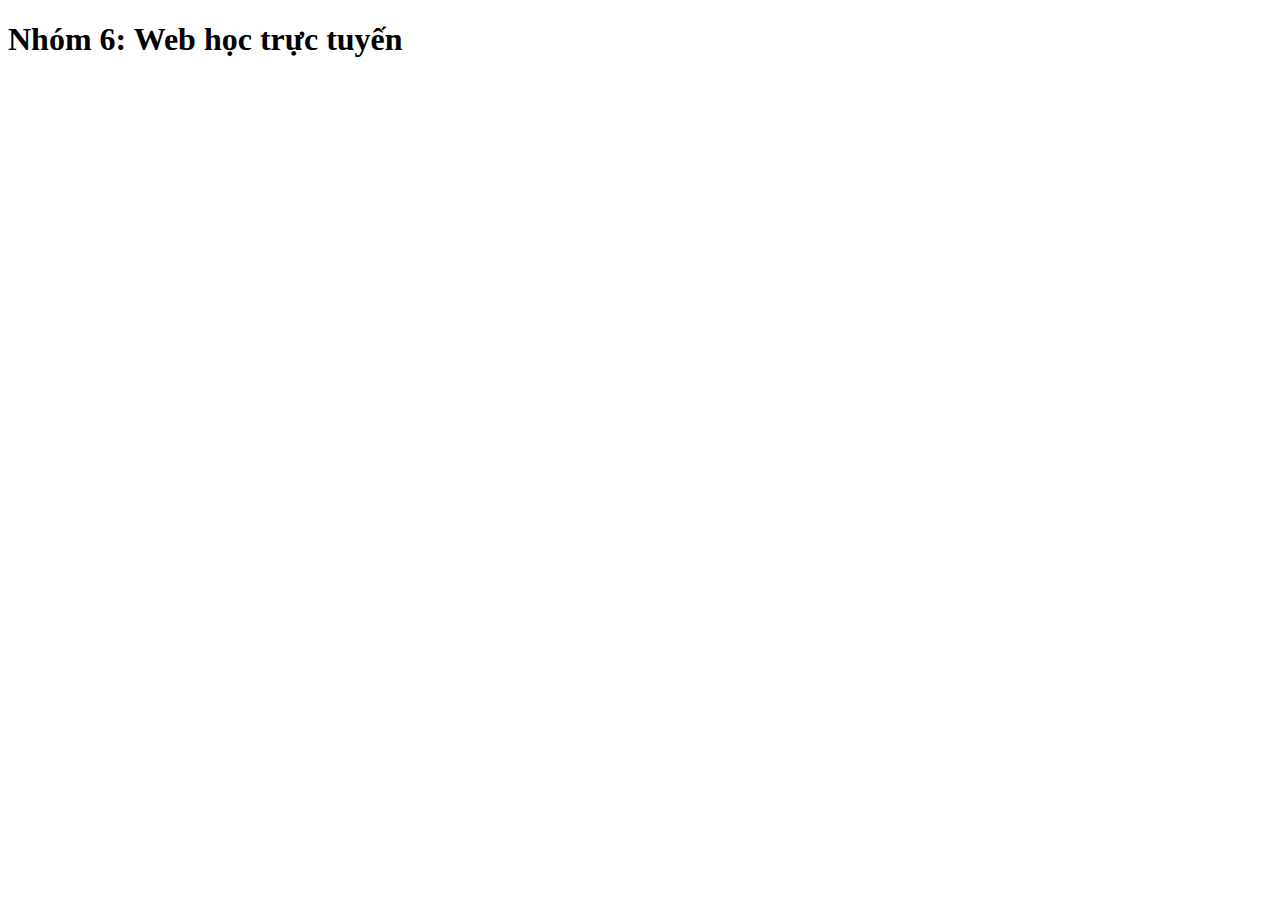
<file: Trang chủ/index.html>
<!DOCTYPE html>
<html lang="en">
<head>
    <meta charset="UTF-8">
    <meta name="viewport" content="width=device-width, initial-scale=1.0">
    <title>Nhóm 6</title>
</head>
<body>
    <h1>Nhóm 6: Web học trực tuyến</h1>
</body>
</html>
</file>
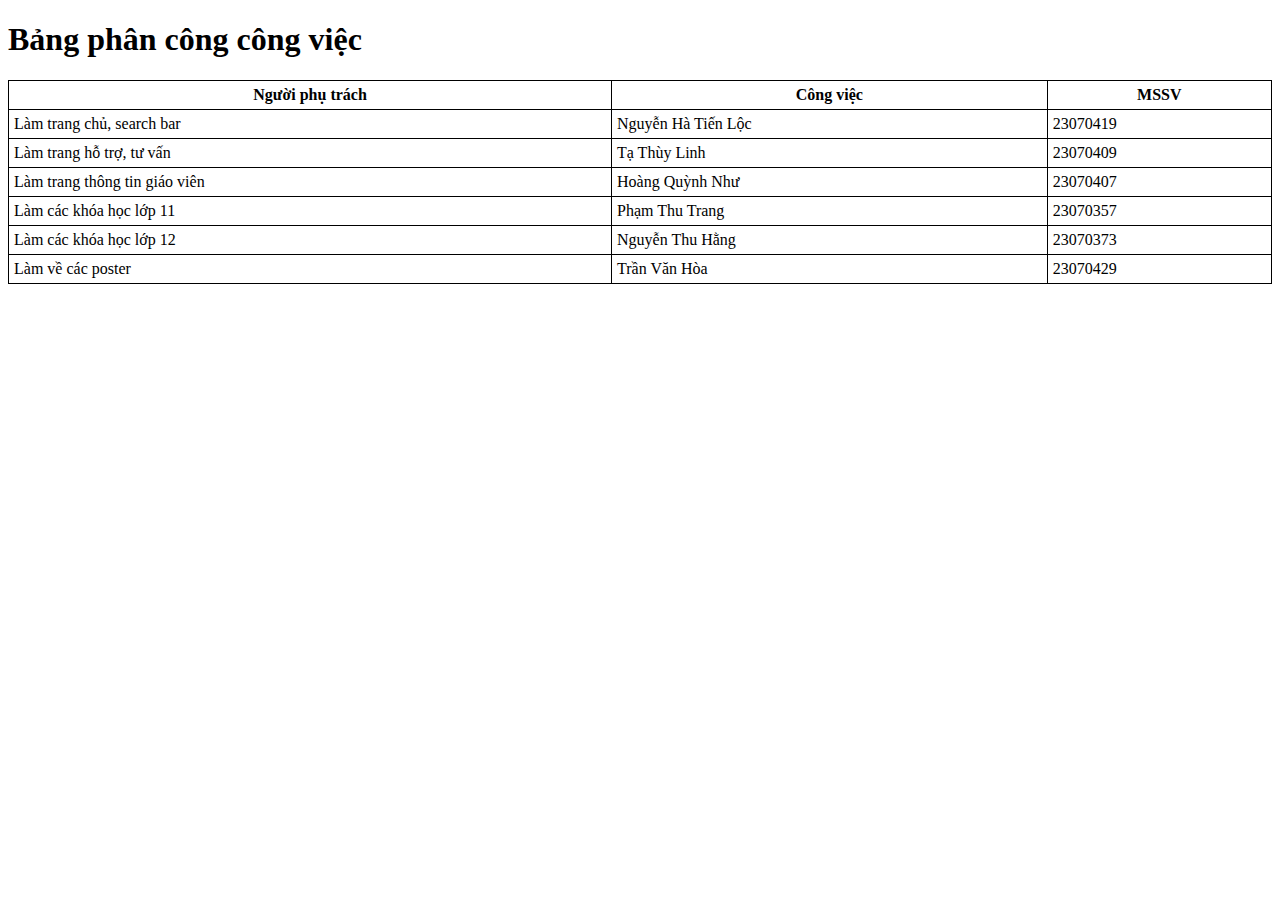
<file: bangJOB.html>
<!DOCTYPE html>
<html lang="en">
<head>
    <meta charset="UTF-8">
    <meta name="viewport" content="width=device-width, initial-scale=1.0">
    <title>Bảng phân công việc nhóm 6 tuần 8</title>
    <style>
        table {
            width: 100%;
            border-collapse: collapse;
        }
        
        th, td {
            border: 1px solid black;
            padding: 5px;
        }
        
        th {
            text-align: center;
        }
    </style>
</head>
<body>
    <h1>Bảng phân công công việc</h1>
    <table>
        <tr>
            <th>Người phụ trách</th>
            <th>Công việc</th>
            <th>MSSV</th>
        </tr>
        <tr>
            <td>Làm trang chủ, search bar</td>
            <td>Nguyễn Hà Tiến Lộc</td>
            <td>23070419</td>
        </tr>
        <tr>
            <td>Làm trang hỗ trợ, tư vấn</td>
            <td>Tạ Thùy Linh</td>
            <td>23070409</td>
        </tr>
        <tr>
            <td>Làm trang thông tin giáo viên</td>
            <td>Hoàng Quỳnh Như</td>
            <td>23070407</td>
        </tr>
        <tr>
            <td>Làm các khóa học lớp 11</td>
            <td>Phạm Thu Trang</td>
            <td>23070357</td>
        </tr>
        <tr>
            <td>Làm các khóa học lớp 12</td>
            <td>Nguyễn Thu Hằng</td>
            <td>23070373</td>
        </tr>
        <tr>
            <td>Làm về các poster</td>
            <td>Trần Văn Hòa</td>
            <td>23070429</td>
        </tr>
    </table>
</body>
</html>
</file>
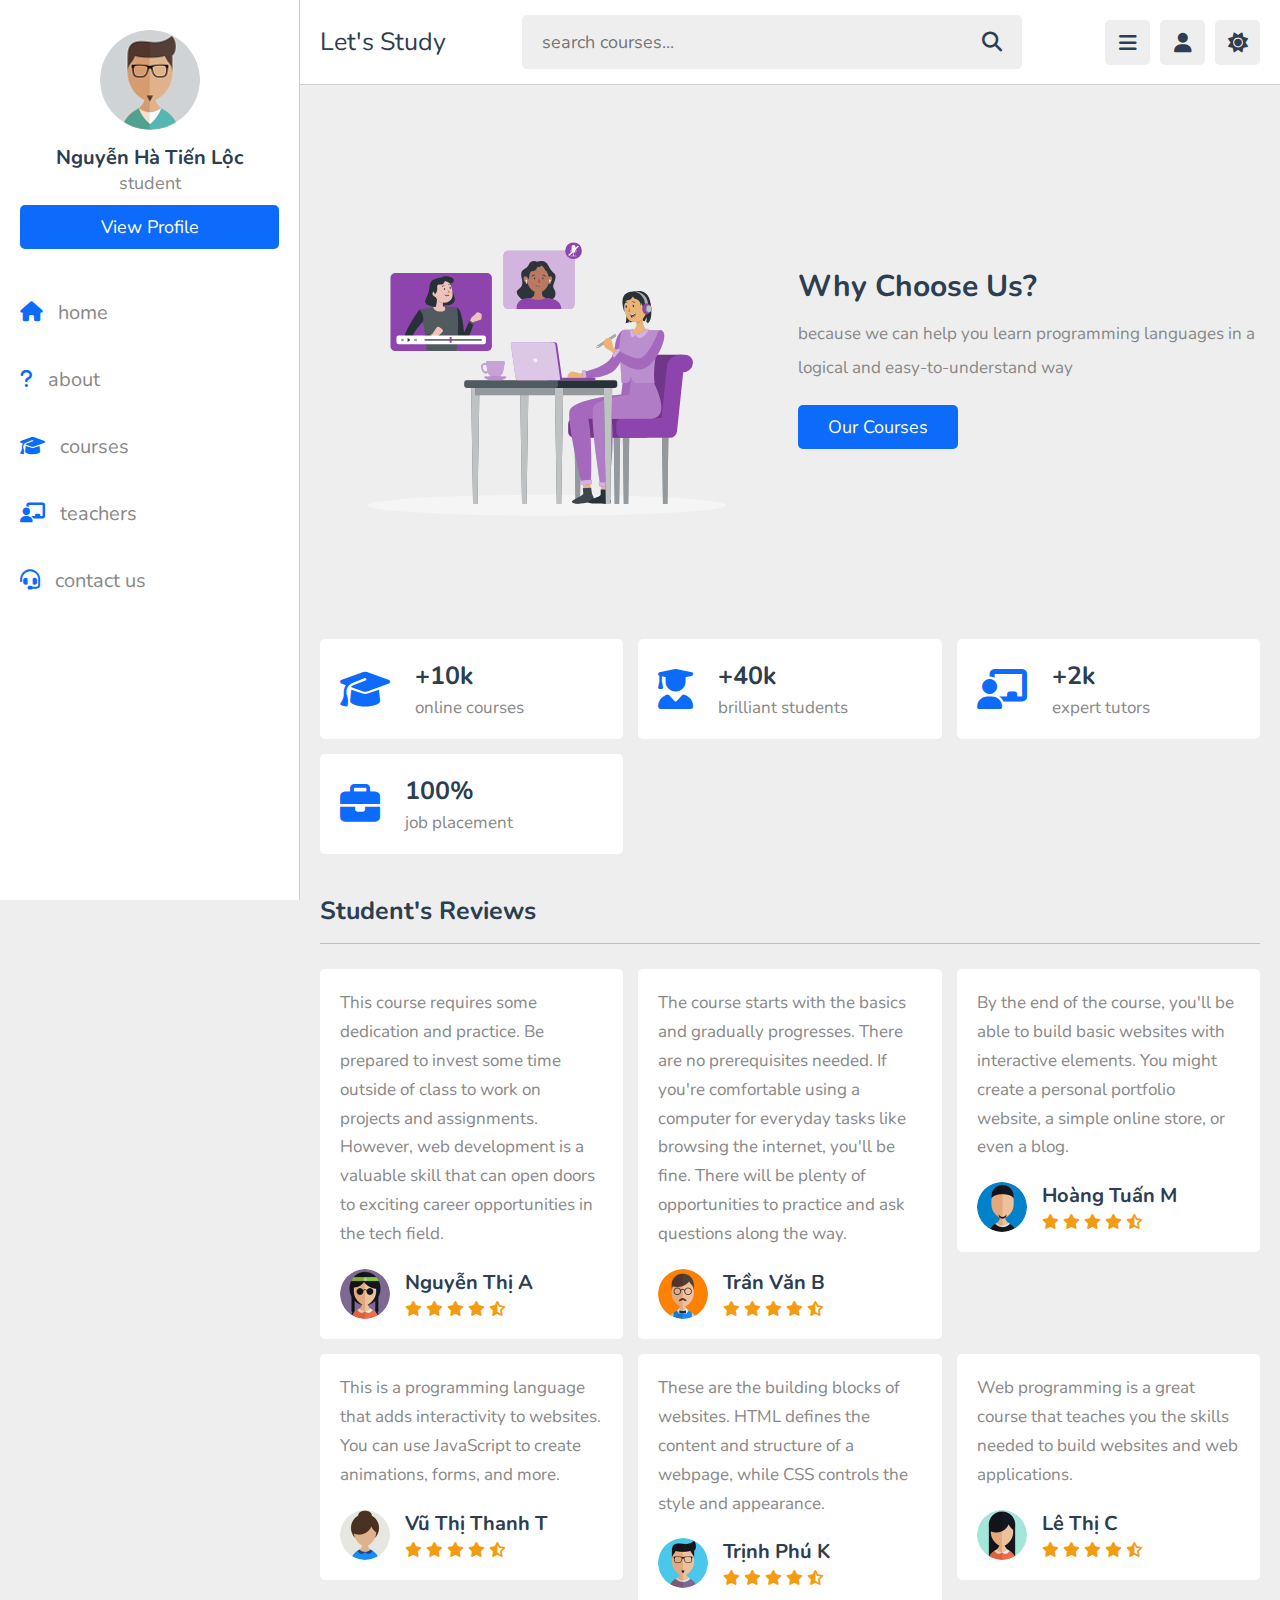
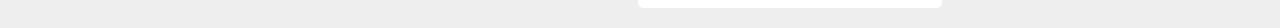
<file: official/about.html>
<!DOCTYPE html>
<html lang="en">
<head>
   <meta charset="UTF-8">
   <meta http-equiv="X-UA-Compatible" content="IE=edge">
   <meta name="viewport" content="width=device-width, initial-scale=1.0">
   <title>about us</title>

   <link rel="stylesheet" href="https://cdnjs.cloudflare.com/ajax/libs/font-awesome/6.1.2/css/all.min.css">

   <link rel="stylesheet" href="style.css">

</head>
<body>

<header class="header">
   
   <section class="flex">

      <a href="home.html" class="logo">Let's Study</a>

      <form action="search.html" method="post" class="search-form">
         <input type="text" name="search_box" required placeholder="search courses..." maxlength="100">
         <button type="submit" class="fas fa-search"></button>
      </form>

      <div class="icons">
         <div id="menu-btn" class="fas fa-bars"></div>
         <div id="search-btn" class="fas fa-search"></div>
         <div id="user-btn" class="fas fa-user"></div>
         <div id="toggle-btn" class="fas fa-sun"></div>
      </div>

      <div class="profile">
         <img src="images/pic-1.jpg" class="image" alt="">
         <h3 class="name">Nguyễn Hà Tiến Lộc</h3>
         <p class="role">student</p>
         <a href="profile.html" class="btn">view profile</a>
         <div class="flex-btn">
            <a href="login.html" class="option-btn">login</a>
            <a href="register.html" class="option-btn">register</a>
         </div>
      </div>

   </section>

</header>   

<div class="side-bar">

   <div id="close-btn">
      <i class="fas fa-times"></i>
   </div>

   <div class="profile">
      <img src="images/pic-1.jpg" class="image" alt="">
      <h3 class="name">Nguyễn Hà Tiến Lộc</h3>
      <p class="role">student</p>
      <a href="profile.html" class="btn">view profile</a>
   </div>

   <nav class="navbar">
      <a href="home.html"><i class="fas fa-home"></i><span>home</span></a>
      <a href="about.html"><i class="fas fa-question"></i><span>about</span></a>
      <a href="courses.html"><i class="fas fa-graduation-cap"></i><span>courses</span></a>
      <a href="teachers.html"><i class="fas fa-chalkboard-user"></i><span>teachers</span></a>
      <a href="contact.html"><i class="fas fa-headset"></i><span>contact us</span></a>
   </nav>

</div>

<section class="about">

   <div class="row">

      <div class="image">
         <img src="images/about-img.svg" alt="">
      </div>

      <div class="content">
         <h3>why choose us?</h3>
         <p>because we can help you learn programming languages in a logical and easy-to-understand way</p>
         <a href="courses.html" class="inline-btn">our courses</a>
      </div>

   </div>

   <div class="box-container">

      <div class="box">
         <i class="fas fa-graduation-cap"></i>
         <div>
            <h3>+10k</h3>
            <p>online courses</p>
         </div>
      </div>

      <div class="box">
         <i class="fas fa-user-graduate"></i>
         <div>
            <h3>+40k</h3>
            <p>brilliant students</p>
         </div>
      </div>

      <div class="box">
         <i class="fas fa-chalkboard-user"></i>
         <div>
            <h3>+2k</h3>
            <p>expert tutors</p>
         </div>
      </div>

      <div class="box">
         <i class="fas fa-briefcase"></i>
         <div>
            <h3>100%</h3>
            <p>job placement</p>
         </div>
      </div>

   </div>

</section> 

<section class="reviews">

   <h1 class="heading">student's reviews</h1>

   <div class="box-container">

      <div class="box">
         <p>This course requires some dedication and practice.  Be prepared to invest some time outside of class to work on projects and assignments.  However, web development is a valuable skill that can open doors to exciting career opportunities in the tech field.</p>
         <div class="student">
            <img src="images/pic-2.jpg" alt="">
            <div>
               <h3>Nguyễn Thị A</h3>
               <div class="stars">
                  <i class="fas fa-star"></i>
                  <i class="fas fa-star"></i>
                  <i class="fas fa-star"></i>
                  <i class="fas fa-star"></i>
                  <i class="fas fa-star-half-alt"></i>
               </div>
            </div>
         </div>
      </div>

      <div class="box">
         <p>The course starts with the basics and gradually progresses. There are no prerequisites needed.  If you're comfortable using a computer for everyday tasks like browsing the internet, you'll be fine. There will be plenty of opportunities to practice and ask questions along the way.</p>
         <div class="student">
            <img src="images/pic-3.jpg" alt="">
            <div>
               <h3>Trần Văn B</h3>
               <div class="stars">
                  <i class="fas fa-star"></i>
                  <i class="fas fa-star"></i>
                  <i class="fas fa-star"></i>
                  <i class="fas fa-star"></i>
                  <i class="fas fa-star-half-alt"></i>
               </div>
            </div>
         </div>
      </div>

      <div class="box">
         <p>By the end of the course, you'll be able to build basic websites with interactive elements. You might create a personal portfolio website, a simple online store, or even a blog.</p>
         <div class="student">
            <img src="images/pic-4.jpg" alt="">
            <div>
               <h3>Hoàng Tuấn M</h3>
               <div class="stars">
                  <i class="fas fa-star"></i>
                  <i class="fas fa-star"></i>
                  <i class="fas fa-star"></i>
                  <i class="fas fa-star"></i>
                  <i class="fas fa-star-half-alt"></i>
               </div>
            </div>
         </div>
      </div>

      <div class="box">
         <p>This is a programming language that adds interactivity to websites. You can use JavaScript to create animations, forms, and more.</p>
         <div class="student">
            <img src="images/pic-5.jpg" alt="">
            <div>
               <h3>Vũ Thị Thanh T</h3>
               <div class="stars">
                  <i class="fas fa-star"></i>
                  <i class="fas fa-star"></i>
                  <i class="fas fa-star"></i>
                  <i class="fas fa-star"></i>
                  <i class="fas fa-star-half-alt"></i>
               </div>
            </div>
         </div>
      </div>

      <div class="box">
         <p>These are the building blocks of websites. HTML defines the content and structure of a webpage, while CSS controls the style and appearance.</p>
         <div class="student">
            <img src="images/pic-6.jpg" alt="">
            <div>
               <h3>Trịnh Phú K</h3>
               <div class="stars">
                  <i class="fas fa-star"></i>
                  <i class="fas fa-star"></i>
                  <i class="fas fa-star"></i>
                  <i class="fas fa-star"></i>
                  <i class="fas fa-star-half-alt"></i>
               </div>
            </div>
         </div>
      </div>

      <div class="box">
         <p>Web programming is a great course that teaches you the skills needed to build websites and web applications.</p>
         <div class="student">
            <img src="images/pic-7.jpg" alt="">
            <div>
               <h3>Lê Thị C</h3>
               <div class="stars">
                  <i class="fas fa-star"></i>
                  <i class="fas fa-star"></i>
                  <i class="fas fa-star"></i>
                  <i class="fas fa-star"></i>
                  <i class="fas fa-star-half-alt"></i>
               </div>
            </div>
         </div>
      </div>

   </div>

</section>

<script src="script.js"></script>

</body>
</html>
</file>
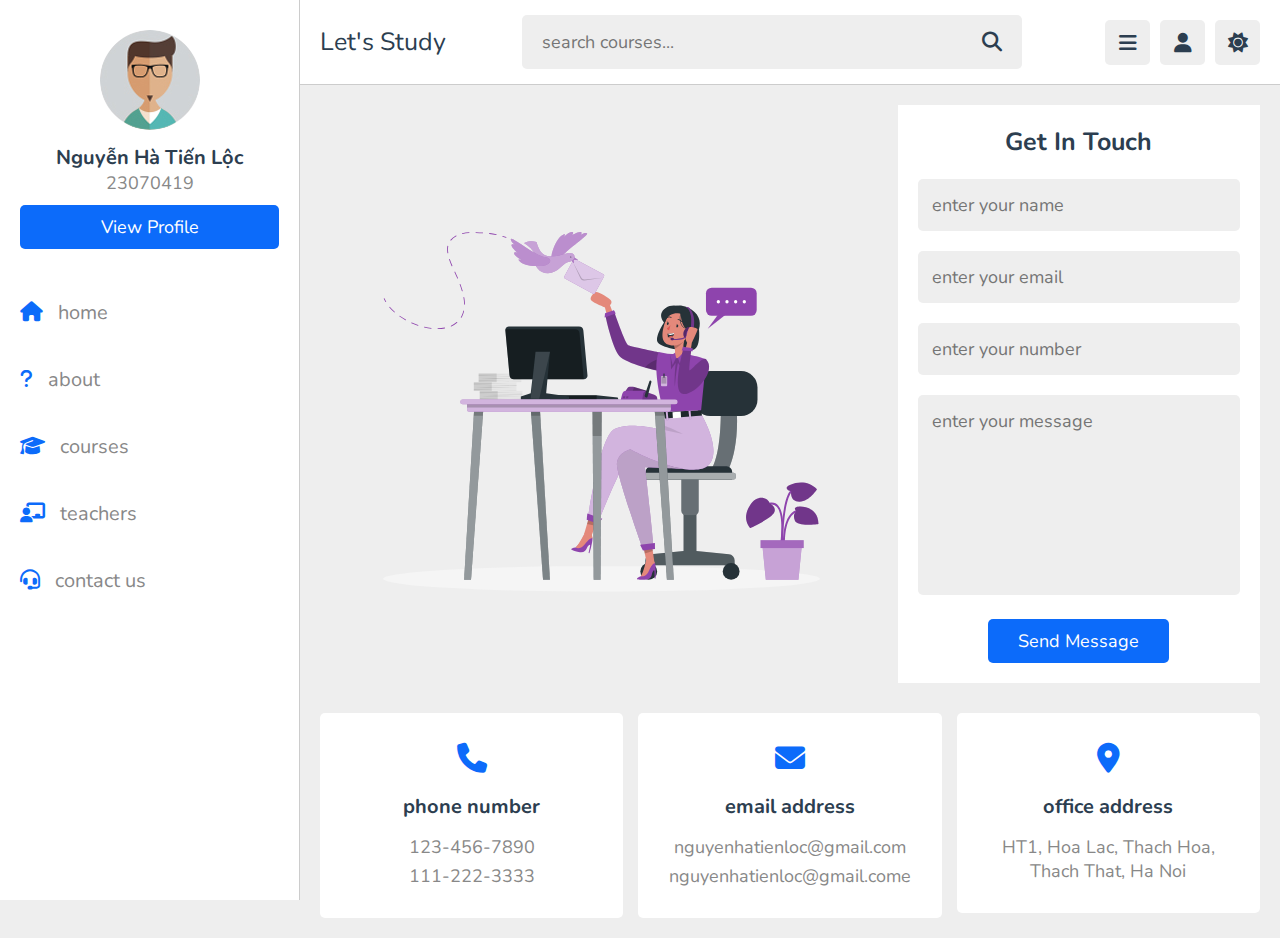
<file: official/contact.html>
<!DOCTYPE html>
<html lang="en">
<head>
   <meta charset="UTF-8">
   <meta http-equiv="X-UA-Compatible" content="IE=edge">
   <meta name="viewport" content="width=device-width, initial-scale=1.0">
   <title>contact us</title>

   <link rel="stylesheet" href="https://cdnjs.cloudflare.com/ajax/libs/font-awesome/6.1.2/css/all.min.css">

   <link rel="stylesheet" href="style.css">

</head>
<body>

<header class="header">
   
   <section class="flex">

      <a href="home.html" class="logo">Let's Study</a>

      <form action="search.html" method="post" class="search-form">
         <input type="text" name="search_box" required placeholder="search courses..." maxlength="100">
         <button type="submit" class="fas fa-search"></button>
      </form>

      <div class="icons">
         <div id="menu-btn" class="fas fa-bars"></div>
         <div id="search-btn" class="fas fa-search"></div>
         <div id="user-btn" class="fas fa-user"></div>
         <div id="toggle-btn" class="fas fa-sun"></div>
      </div>

      <div class="profile">
         <img src="images/pic-1.jpg" class="image" alt="">
         <h3 class="name">Nguyễn Hà Tiến Lộc</h3>
         <p class="role">student</p>
         <a href="profile.html" class="btn">view profile</a>
         <div class="flex-btn">
            <a href="login.html" class="option-btn">login</a>
            <a href="register.html" class="option-btn">register</a>
         </div>
      </div>

   </section>

</header>   

<div class="side-bar">

   <div id="close-btn">
      <i class="fas fa-times"></i>
   </div>

   <div class="profile">
      <img src="images/pic-1.jpg" class="image" alt="">
      <h3 class="name">Nguyễn Hà Tiến Lộc</h3>
      <p class="role">23070419</p>
      <a href="profile.html" class="btn">view profile</a>
   </div>

   <nav class="navbar">
      <a href="home.html"><i class="fas fa-home"></i><span>home</span></a>
      <a href="about.html"><i class="fas fa-question"></i><span>about</span></a>
      <a href="courses.html"><i class="fas fa-graduation-cap"></i><span>courses</span></a>
      <a href="teachers.html"><i class="fas fa-chalkboard-user"></i><span>teachers</span></a>
      <a href="contact.html"><i class="fas fa-headset"></i><span>contact us</span></a>
   </nav>

</div>

<section class="contact">

   <div class="row">

      <div class="image">
         <img src="images/contact-img.svg" alt="">
      </div>

      <form action="" method="post">
         <h3>get in touch</h3>
         <input type="text" placeholder="enter your name" name="name" required maxlength="50" class="box">
         <input type="email" placeholder="enter your email" name="email" required maxlength="50" class="box">
         <input type="number" placeholder="enter your number" name="number" required maxlength="50" class="box">
         <textarea name="msg" class="box" placeholder="enter your message" required maxlength="1000" cols="30" rows="10"></textarea>
         <input type="submit" value="send message" class="inline-btn" name="submit">
      </form>

   </div>

   <div class="box-container">

      <div class="box">
         <i class="fas fa-phone"></i>
         <h3>phone number</h3>
         <a href="tel:1234567890">123-456-7890</a>
         <a href="tel:1112223333">111-222-3333</a>
      </div>
      
      <div class="box">
         <i class="fas fa-envelope"></i>
         <h3>email address</h3>
         <a href="mailto:nguyenhatienloc@gmail.com">nguyenhatienloc@gmail.com</a>
         <a href="mailto:nguyenhatienloc@gmail.com">nguyenhatienloc@gmail.come</a>
      </div>

      <div class="box">
         <i class="fas fa-map-marker-alt"></i>
         <h3>office address</h3>
         <a href="#">HT1, Hoa Lac, Thach Hoa, Thach That, Ha Noi</a>
      </div>

   </div>

</section>

<script src="script.js"></script>
   
</body>
</html>
</file>
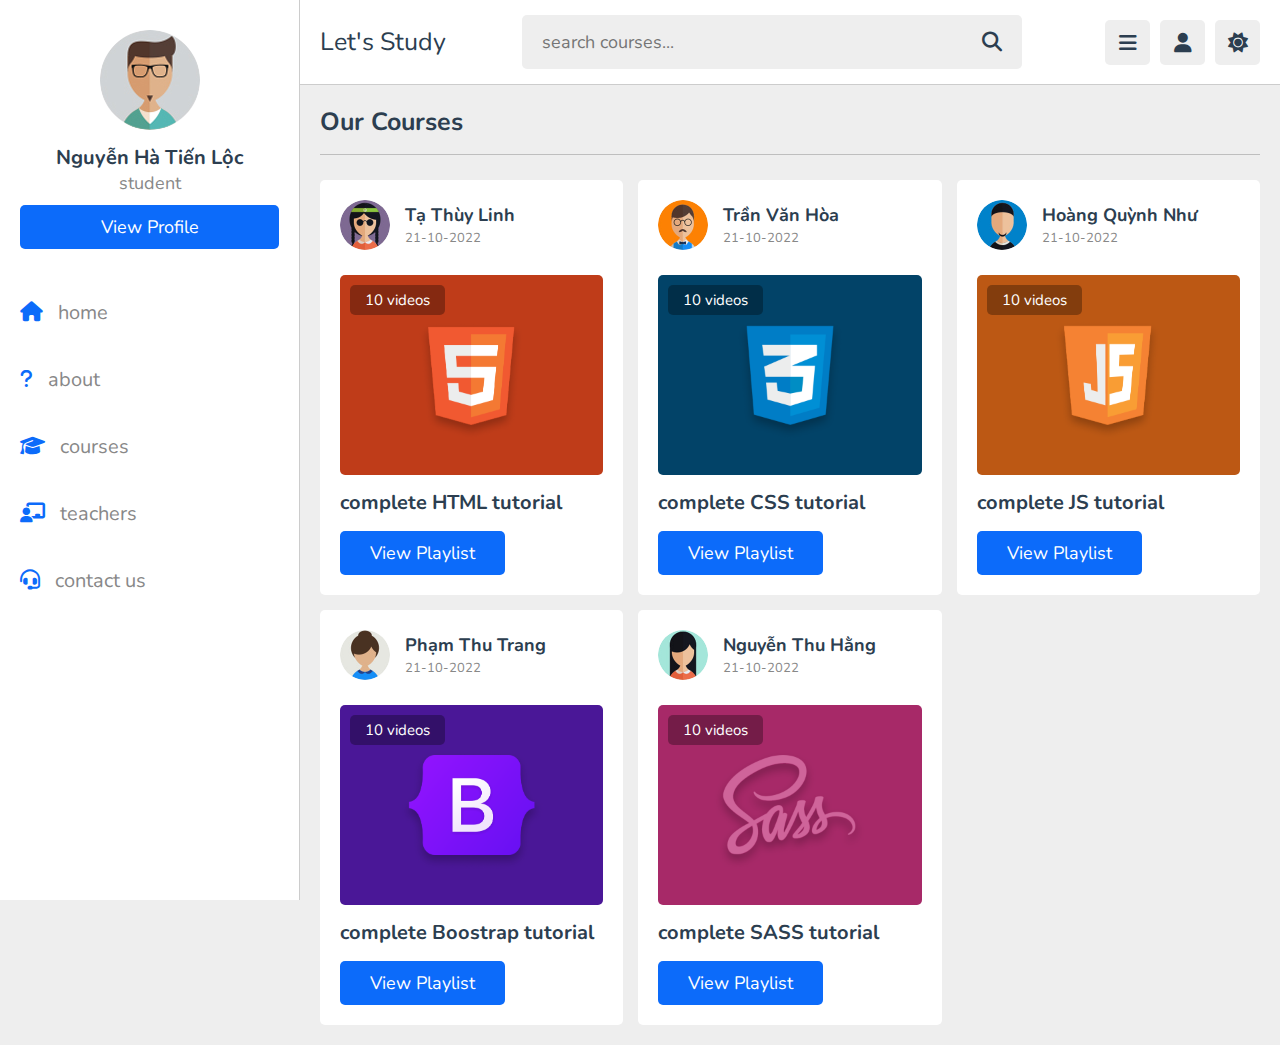
<file: official/courses.html>
<!DOCTYPE html>
<html lang="en">
<head>
   <meta charset="UTF-8">
   <meta http-equiv="X-UA-Compatible" content="IE=edge">
   <meta name="viewport" content="width=device-width, initial-scale=1.0">
   <title>courses</title>

   <link rel="stylesheet" href="https://cdnjs.cloudflare.com/ajax/libs/font-awesome/6.1.2/css/all.min.css">

   <link rel="stylesheet" href="style.css">

</head>
<body>

<header class="header">
   
   <section class="flex">

      <a href="home.html" class="logo">Let's Study</a>

      <form action="search.html" method="post" class="search-form">
         <input type="text" name="search_box" required placeholder="search courses..." maxlength="100">
         <button type="submit" class="fas fa-search"></button>
      </form>

      <div class="icons">
         <div id="menu-btn" class="fas fa-bars"></div>
         <div id="search-btn" class="fas fa-search"></div>
         <div id="user-btn" class="fas fa-user"></div>
         <div id="toggle-btn" class="fas fa-sun"></div>
      </div>

      <div class="profile">
         <img src="images/pic-1.jpg" class="image" alt="">
         <h3 class="name">Nguyễn Hà Tiến Lộc</h3>
         <p class="role">student</p>
         <a href="profile.html" class="btn">view profile</a>
         <div class="flex-btn">
            <a href="login.html" class="option-btn">login</a>
            <a href="register.html" class="option-btn">register</a>
         </div>
      </div>

   </section>

</header>   

<div class="side-bar">

   <div id="close-btn">
      <i class="fas fa-times"></i>
   </div>

   <div class="profile">
      <img src="images/pic-1.jpg" class="image" alt="">
      <h3 class="name">Nguyễn Hà Tiến Lộc</h3>
      <p class="role">student</p>
      <a href="profile.html" class="btn">view profile</a>
   </div>

   <nav class="navbar">
      <a href="home.html"><i class="fas fa-home"></i><span>home</span></a>
      <a href="about.html"><i class="fas fa-question"></i><span>about</span></a>
      <a href="courses.html"><i class="fas fa-graduation-cap"></i><span>courses</span></a>
      <a href="teachers.html"><i class="fas fa-chalkboard-user"></i><span>teachers</span></a>
      <a href="contact.html"><i class="fas fa-headset"></i><span>contact us</span></a>
   </nav>

</div>

<section class="courses">

   <h1 class="heading">our courses</h1>

   <div class="box-container">

      <div class="box">
         <div class="tutor">
            <img src="images/pic-2.jpg" alt="">
            <div class="info">
               <h3>Tạ Thùy Linh</h3>
               <span>21-10-2022</span>
            </div>
         </div>
         <div class="thumb">
            <img src="images/thumb-1.png" alt="">
            <span>10 videos</span>
         </div>
         <h3 class="title">complete HTML tutorial</h3>
         <a href="playlist.html" class="inline-btn">view playlist</a>
      </div>

      <div class="box">
         <div class="tutor">
            <img src="images/pic-3.jpg" alt="">
            <div class="info">
               <h3>Trần Văn Hòa</h3>
               <span>21-10-2022</span>
            </div>
         </div>
         <div class="thumb">
            <img src="images/thumb-2.png" alt="">
            <span>10 videos</span>
         </div>
         <h3 class="title">complete CSS tutorial</h3>
         <a href="playlist.html" class="inline-btn">view playlist</a>
      </div>

      <div class="box">
         <div class="tutor">
            <img src="images/pic-4.jpg" alt="">
            <div class="info">
               <h3>Hoàng Quỳnh Như</h3>
               <span>21-10-2022</span>
            </div>
         </div>
         <div class="thumb">
            <img src="images/thumb-3.png" alt="">
            <span>10 videos</span>
         </div>
         <h3 class="title">complete JS tutorial</h3>
         <a href="playlist.html" class="inline-btn">view playlist</a>
      </div>

      <div class="box">
         <div class="tutor">
            <img src="images/pic-5.jpg" alt="">
            <div class="info">
               <h3>Phạm Thu Trang</h3>
               <span>21-10-2022</span>
            </div>
         </div>
         <div class="thumb">
            <img src="images/thumb-4.png" alt="">
            <span>10 videos</span>
         </div>
         <h3 class="title">complete Boostrap tutorial</h3>
         <a href="playlist.html" class="inline-btn">view playlist</a>
      </div>

      <div class="box">
         <div class="tutor">
            <img src="images/pic-7.jpg" alt="">
            <div class="info">
               <h3>Nguyễn Thu Hằng</h3>
               <span>21-10-2022</span>
            </div>
         </div>
         <div class="thumb">
            <img src="images/thumb-6.png" alt="">
            <span>10 videos</span>
         </div>
         <h3 class="title">complete SASS tutorial</h3>
         <a href="playlist.html" class="inline-btn">view playlist</a>
      </div>

   </div>

</section>

<script src="script.js"></script>
   
</body>
</html>
</file>
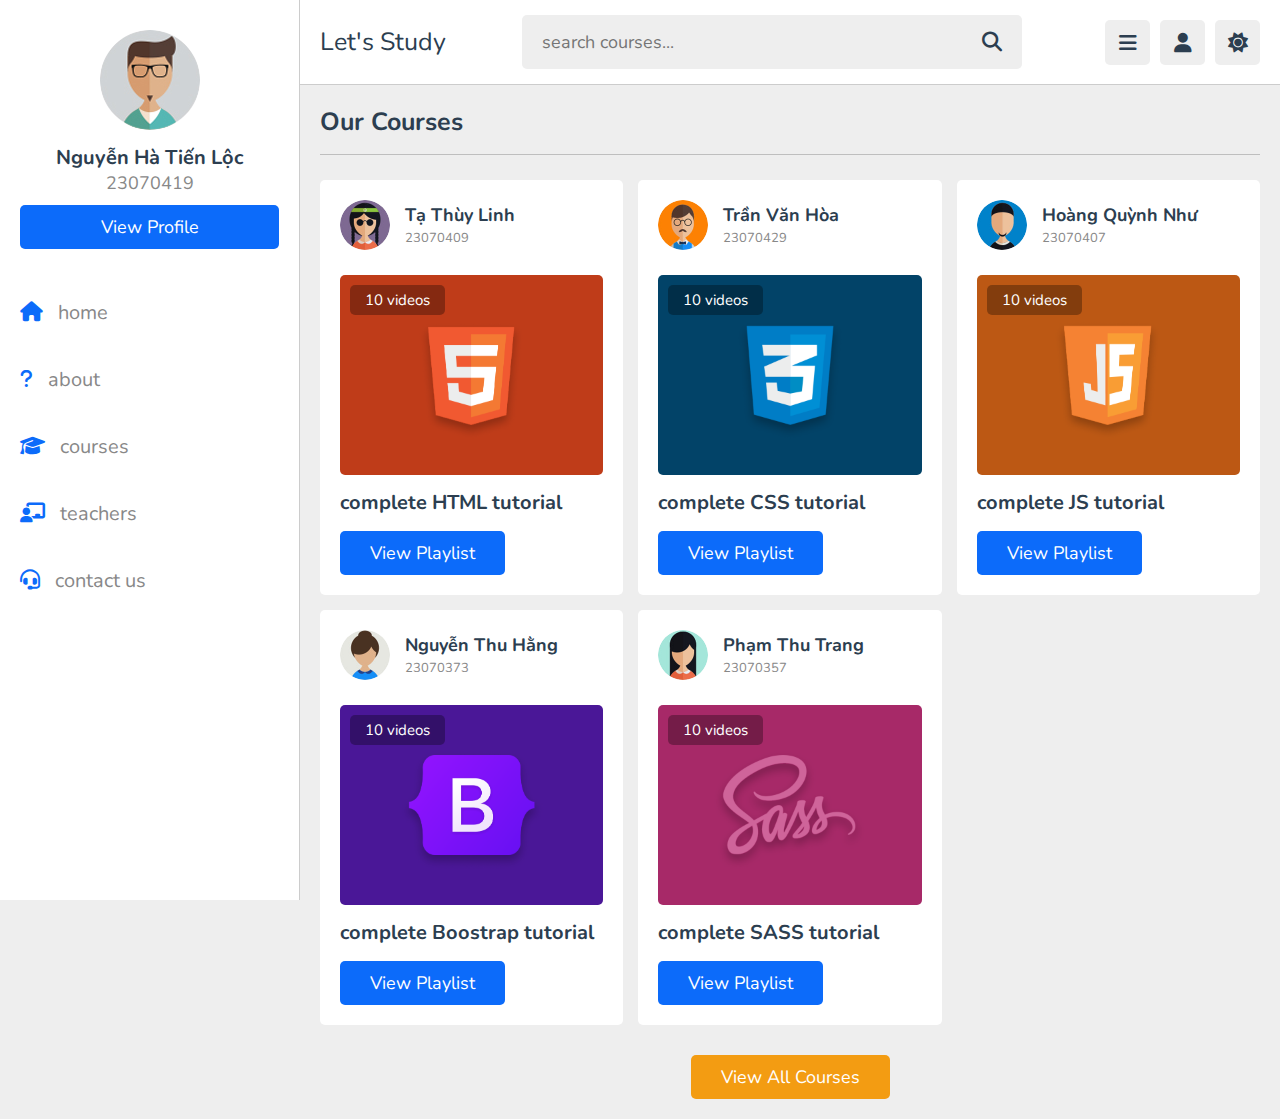
<file: official/home.html>
<!DOCTYPE html>
<html lang="en">
<head>
   <meta charset="UTF-8">
   <meta http-equiv="X-UA-Compatible" content="IE=edge">
   <meta name="viewport" content="width=device-width, initial-scale=1.0">
   <title>home</title>

   <link rel="stylesheet" href="https://cdnjs.cloudflare.com/ajax/libs/font-awesome/6.1.2/css/all.min.css">

   <link rel="stylesheet" href="style.css">

</head>
<body>

<header class="header">
   
   <section class="flex">

      <a href="home.html" class="logo">Let's Study</a>

      <form action="search.html" method="post" class="search-form">
         <input type="text" name="search_box" required placeholder="search courses..." maxlength="100">
         <button type="submit" class="fas fa-search"></button>
      </form>

      <div class="icons">
         <div id="menu-btn" class="fas fa-bars"></div>
         <div id="search-btn" class="fas fa-search"></div>
         <div id="user-btn" class="fas fa-user"></div>
         <div id="toggle-btn" class="fas fa-sun"></div>
      </div>

      <div class="profile">
         <img src="images/pic-1.jpg" class="image" alt="">
         <h3 class="name">Nguyễn Hà Tiến Lộc</h3>
         <p class="role">Student</p>
         <a href="profile.html" class="btn">view profile</a>
         <div class="flex-btn">
            <a href="login.html" class="option-btn">login</a>
            <a href="register.html" class="option-btn">register</a>
         </div>
      </div>

   </section>

</header>   

<div class="side-bar">

   <div id="close-btn">
      <i class="fas fa-times"></i>
   </div>

   <div class="profile">
      <img src="images/pic-1.jpg" class="image" alt="">
      <h3 class="name">Nguyễn Hà Tiến Lộc</h3>
      <p class="role">23070419</p>
      <a href="profile.html" class="btn">view profile</a>
   </div>

   <nav class="navbar">
      <a href="home.html"><i class="fas fa-home"></i><span>home</span></a>
      <a href="about.html"><i class="fas fa-question"></i><span>about</span></a>
      <a href="courses.html"><i class="fas fa-graduation-cap"></i><span>courses</span></a>
      <a href="teachers.html"><i class="fas fa-chalkboard-user"></i><span>teachers</span></a>
      <a href="contact.html"><i class="fas fa-headset"></i><span>contact us</span></a>
   </nav>

</div>




<section class="courses">

   <h1 class="heading">our courses</h1>

   <div class="box-container">

      <div class="box">
         <div class="tutor">
            <img src="images/pic-2.jpg" alt="">
            <div class="info">
               <h3>Tạ Thùy Linh</h3>
               <span>23070409</span>
            </div>
         </div>
         <div class="thumb">
            <img src="images/thumb-1.png" alt="">
            <span>10 videos</span>
         </div>
         <h3 class="title">complete HTML tutorial</h3>
         <a href="playlist.html" class="inline-btn">view playlist</a>
      </div>

      <div class="box">
         <div class="tutor">
            <img src="images/pic-3.jpg" alt="">
            <div class="info">
               <h3>Trần Văn Hòa</h3>
               <span>23070429</span>
            </div>
         </div>
         <div class="thumb">
            <img src="images/thumb-2.png" alt="">
            <span>10 videos</span>
         </div>
         <h3 class="title">complete CSS tutorial</h3>
         <a href="playlist.html" class="inline-btn">view playlist</a>
      </div>

      <div class="box">
         <div class="tutor">
            <img src="images/pic-4.jpg" alt="">
            <div class="info">
               <h3>Hoàng Quỳnh Như</h3>
               <span>23070407</span>
            </div>
         </div>
         <div class="thumb">
            <img src="images/thumb-3.png" alt="">
            <span>10 videos</span>
         </div>
         <h3 class="title">complete JS tutorial</h3>
         <a href="playlist.html" class="inline-btn">view playlist</a>
      </div>

      <div class="box">
         <div class="tutor">
            <img src="images/pic-5.jpg" alt="">
            <div class="info">
               <h3>Nguyễn Thu Hằng</h3>
               <span>23070373</span>
            </div>
         </div>
         <div class="thumb">
            <img src="images/thumb-4.png" alt="">
            <span>10 videos</span>
         </div>
         <h3 class="title">complete Boostrap tutorial</h3>
         <a href="playlist.html" class="inline-btn">view playlist</a>
      </div>

      <div class="box">
         <div class="tutor">
            <img src="images/pic-7.jpg" alt="">
            <div class="info">
                <h3>Phạm Thu Trang</h3>
                <span>23070357</span>
            </div>
         </div>
         <div class="thumb">
            <img src="images/thumb-6.png" alt="">
            <span>10 videos</span>
         </div>
         <h3 class="title">complete SASS tutorial</h3>
         <a href="playlist.html" class="inline-btn">view playlist</a>
      </div>

   </div>

   <div class="more-btn">
      <a href="courses.html" class="inline-option-btn">view all courses</a>
   </div>

</section>

<script src="script.js"></script>

</body>
</html>
</file>
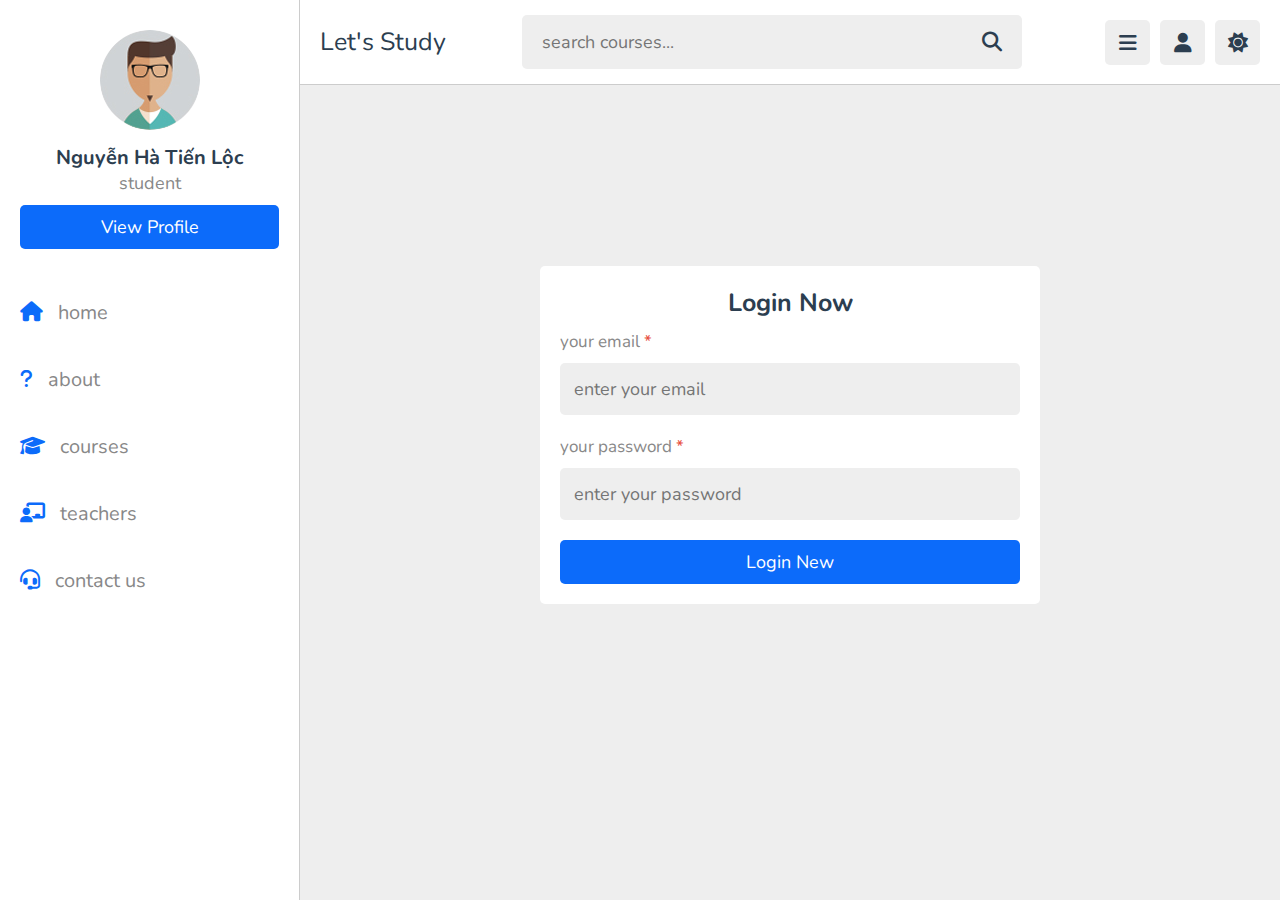
<file: official/login.html>
<!DOCTYPE html>
<html lang="en">
<head>
   <meta charset="UTF-8">
   <meta http-equiv="X-UA-Compatible" content="IE=edge">
   <meta name="viewport" content="width=device-width, initial-scale=1.0">
   <title>login</title>

   <link rel="stylesheet" href="https://cdnjs.cloudflare.com/ajax/libs/font-awesome/6.1.2/css/all.min.css">

   <link rel="stylesheet" href="style.css">

</head>
<body>

<header class="header">
   
   <section class="flex">

      <a href="home.html" class="logo">Let's Study</a>

      <form action="search.html" method="post" class="search-form">
         <input type="text" name="search_box" required placeholder="search courses..." maxlength="100">
         <button type="submit" class="fas fa-search"></button>
      </form>

      <div class="icons">
         <div id="menu-btn" class="fas fa-bars"></div>
         <div id="search-btn" class="fas fa-search"></div>
         <div id="user-btn" class="fas fa-user"></div>
         <div id="toggle-btn" class="fas fa-sun"></div>
      </div>

      <div class="profile">
         <img src="images/pic-1.jpg" class="image" alt="">
         <h3 class="name">Nguyễn Hà Tiến Lộc</h3>
         <p class="role">student</p>
         <a href="profile.html" class="btn">view profile</a>
         <div class="flex-btn">
            <a href="login.html" class="option-btn">login</a>
            <a href="register.html" class="option-btn">register</a>
         </div>
      </div>

   </section>

</header>   

<div class="side-bar">

   <div id="close-btn">
      <i class="fas fa-times"></i>
   </div>

   <div class="profile">
      <img src="images/pic-1.jpg" class="image" alt="">
      <h3 class="name">Nguyễn Hà Tiến Lộc</h3>
      <p class="role">student</p>
      <a href="profile.html" class="btn">view profile</a>
   </div>

   <nav class="navbar">
      <a href="home.html"><i class="fas fa-home"></i><span>home</span></a>
      <a href="about.html"><i class="fas fa-question"></i><span>about</span></a>
      <a href="courses.html"><i class="fas fa-graduation-cap"></i><span>courses</span></a>
      <a href="teachers.html"><i class="fas fa-chalkboard-user"></i><span>teachers</span></a>
      <a href="contact.html"><i class="fas fa-headset"></i><span>contact us</span></a>
   </nav>

</div>

<section class="form-container">

   <form action="" method="post" enctype="multipart/form-data">
      <h3>login now</h3>
      <p>your email <span>*</span></p>
      <input type="email" name="email" placeholder="enter your email" required maxlength="50" class="box">
      <p>your password <span>*</span></p>
      <input type="password" name="pass" placeholder="enter your password" required maxlength="20" class="box">
      <input type="submit" value="login new" name="submit" class="btn">
   </form>

</section>

<script src="script.js"></script>

</body>
</html>
</file>
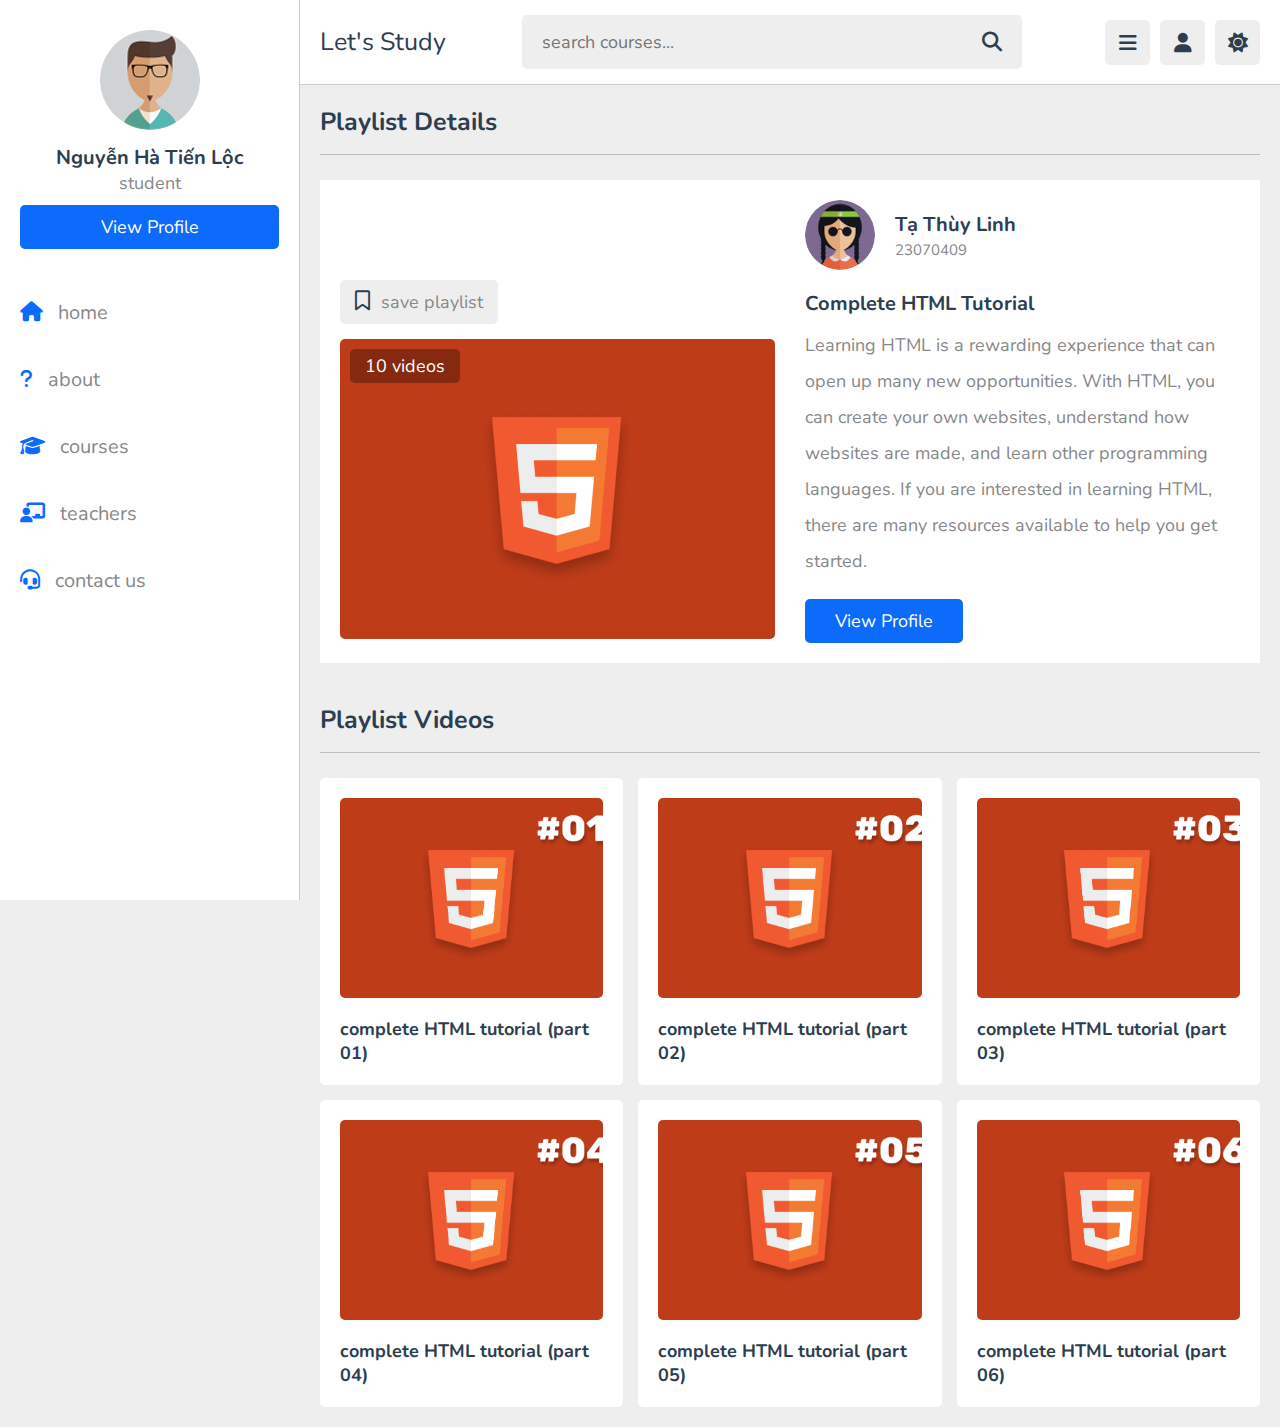
<file: official/playlist.html>
<!DOCTYPE html>
<html lang="en">
<head>
   <meta charset="UTF-8">
   <meta http-equiv="X-UA-Compatible" content="IE=edge">
   <meta name="viewport" content="width=device-width, initial-scale=1.0">
   <title>video playlist</title>

   <link rel="stylesheet" href="https://cdnjs.cloudflare.com/ajax/libs/font-awesome/6.1.2/css/all.min.css">

   <link rel="stylesheet" href="style.css">

</head>
<body>

<header class="header">
   
   <section class="flex">

      <a href="home.html" class="logo">Let's Study</a>

      <form action="search.html" method="post" class="search-form">
         <input type="text" name="search_box" required placeholder="search courses..." maxlength="100">
         <button type="submit" class="fas fa-search"></button>
      </form>

      <div class="icons">
         <div id="menu-btn" class="fas fa-bars"></div>
         <div id="search-btn" class="fas fa-search"></div>
         <div id="user-btn" class="fas fa-user"></div>
         <div id="toggle-btn" class="fas fa-sun"></div>
      </div>

      <div class="profile">
         <img src="images/pic-1.jpg" class="image" alt="">
         <h3 class="name">Nguyễn Hà Tiến Lộc</h3>
         <p class="role">student</p>
         <a href="profile.html" class="btn">view profile</a>
         <div class="flex-btn">
            <a href="login.html" class="option-btn">login</a>
            <a href="register.html" class="option-btn">register</a>
         </div>
      </div>

   </section>

</header>   

<div class="side-bar">

   <div id="close-btn">
      <i class="fas fa-times"></i>
   </div>

   <div class="profile">
      <img src="images/pic-1.jpg" class="image" alt="">
      <h3 class="name">Nguyễn Hà Tiến Lộc</h3>
      <p class="role">student</p>
      <a href="profile.html" class="btn">view profile</a>
   </div>

   <nav class="navbar">
      <a href="home.html"><i class="fas fa-home"></i><span>home</span></a>
      <a href="about.html"><i class="fas fa-question"></i><span>about</span></a>
      <a href="courses.html"><i class="fas fa-graduation-cap"></i><span>courses</span></a>
      <a href="teachers.html"><i class="fas fa-chalkboard-user"></i><span>teachers</span></a>
      <a href="contact.html"><i class="fas fa-headset"></i><span>contact us</span></a>
   </nav>

</div>

<section class="playlist-details">

   <h1 class="heading">playlist details</h1>

   <div class="row">

      <div class="column">
         <form action="" method="post" class="save-playlist">
            <button type="submit"><i class="far fa-bookmark"></i> <span>save playlist</span></button>
         </form>
   
         <div class="thumb">
            <img src="images/thumb-1.png" alt="">
            <span>10 videos</span>
         </div>
      </div>
      <div class="column">
         <div class="tutor">
            <img src="images/pic-2.jpg" alt="">
            <div>
               <h3>Tạ Thùy Linh</h3>
               <span>23070409</span>
            </div>
         </div>
   
         <div class="details">
            <h3>complete HTML tutorial</h3>
            <p>Learning HTML is a rewarding experience that can open up many new opportunities. With HTML, you can create your own websites, understand how websites are made, and learn other programming languages. If you are interested in learning HTML, there are many resources available to help you get started.</p>
            <a href="teacher_profile.html" class="inline-btn">view profile</a>
         </div>
      </div>
   </div>

</section>

<section class="playlist-videos">

   <h1 class="heading">playlist videos</h1>

   <div class="box-container">

      <a class="box" href="watch-video.html">
         <i class="fas fa-play"></i>
         <img src="images/post-1-1.png" alt="">
         <h3>complete HTML tutorial (part 01)</h3>
      </a>

      <a class="box" href="watch-video.html">
         <i class="fas fa-play"></i>
         <img src="images/post-1-2.png" alt="">
         <h3>complete HTML tutorial (part 02)</h3>
      </a>

      <a class="box" href="watch-video.html">
         <i class="fas fa-play"></i>
         <img src="images/post-1-3.png" alt="">
         <h3>complete HTML tutorial (part 03)</h3>
      </a>

      <a class="box" href="watch-video.html">
         <i class="fas fa-play"></i>
         <img src="images/post-1-4.png" alt="">
         <h3>complete HTML tutorial (part 04)</h3>
      </a>

      <a class="box" href="watch-video.html">
         <i class="fas fa-play"></i>
         <img src="images/post-1-5.png" alt="">
         <h3>complete HTML tutorial (part 05)</h3>
      </a>

      <a class="box" href="watch-video.html">
         <i class="fas fa-play"></i>
         <img src="images/post-1-6.png" alt="">
         <h3>complete HTML tutorial (part 06)</h3>
      </a>

   </div>

</section>

<script src="script.js"></script>
   
</body>
</html>
</file>
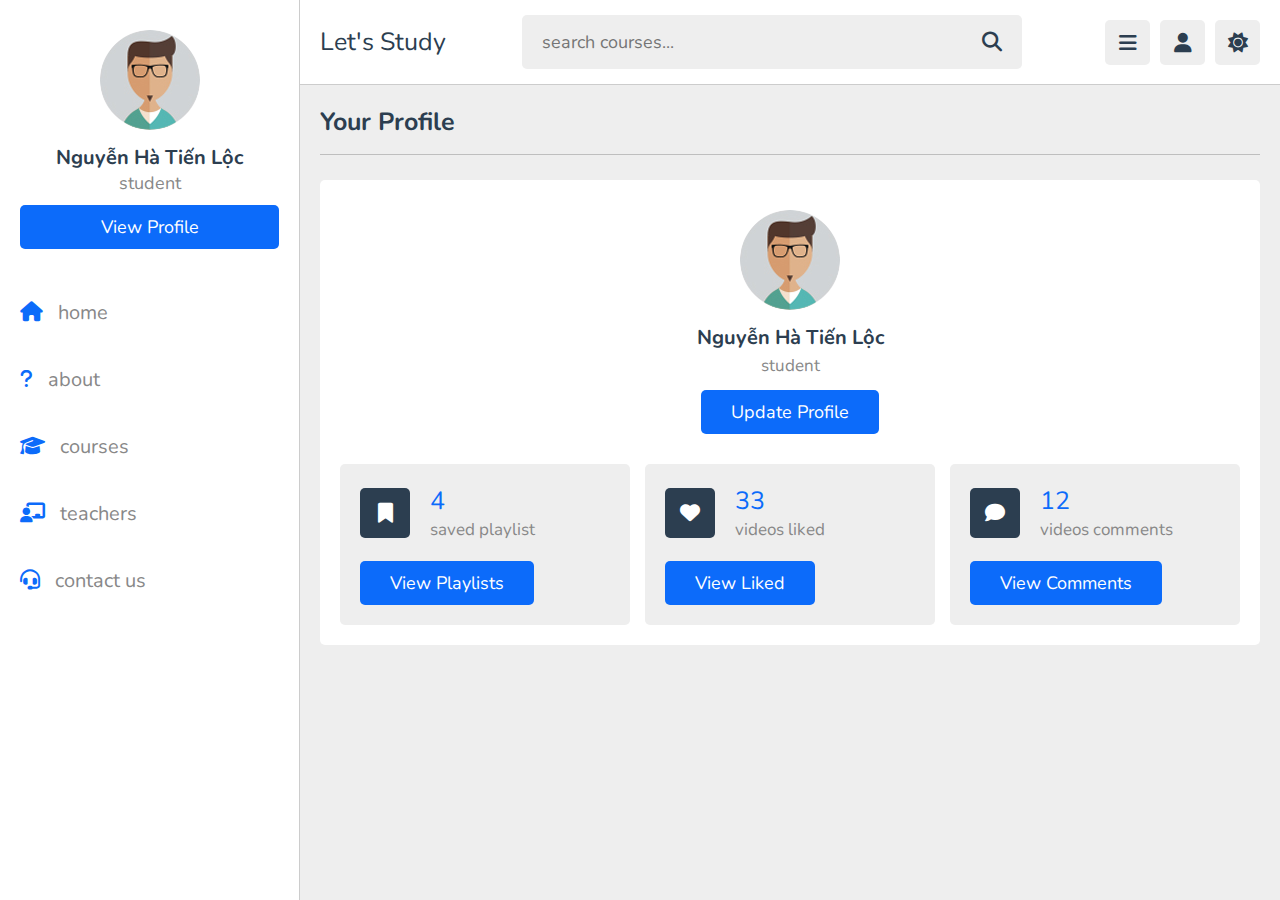
<file: official/profile.html>
<!DOCTYPE html>
<html lang="en">
<head>
   <meta charset="UTF-8">
   <meta http-equiv="X-UA-Compatible" content="IE=edge">
   <meta name="viewport" content="width=device-width, initial-scale=1.0">
   <title>profile</title>

   <link rel="stylesheet" href="https://cdnjs.cloudflare.com/ajax/libs/font-awesome/6.1.2/css/all.min.css">

   <link rel="stylesheet" href="style.css">

</head>
<body>

<header class="header">
   
   <section class="flex">

      <a href="home.html" class="logo">Let's Study</a>

      <form action="search.html" method="post" class="search-form">
         <input type="text" name="search_box" required placeholder="search courses..." maxlength="100">
         <button type="submit" class="fas fa-search"></button>
      </form>

      <div class="icons">
         <div id="menu-btn" class="fas fa-bars"></div>
         <div id="search-btn" class="fas fa-search"></div>
         <div id="user-btn" class="fas fa-user"></div>
         <div id="toggle-btn" class="fas fa-sun"></div>
      </div>

      <div class="profile">
         <img src="images/pic-1.jpg" class="image" alt="">
         <h3 class="name">Nguyễn Hà Tiến Lộc</h3>
         <p class="role">student</p>
         <a href="profile.html" class="btn">view profile</a>
         <div class="flex-btn">
            <a href="login.html" class="option-btn">login</a>
            <a href="register.html" class="option-btn">register</a>
         </div>
      </div>

   </section>

</header>   

<div class="side-bar">

   <div id="close-btn">
      <i class="fas fa-times"></i>
   </div>

   <div class="profile">
      <img src="images/pic-1.jpg" class="image" alt="">
      <h3 class="name">Nguyễn Hà Tiến Lộc</h3>
      <p class="role">student</p>
      <a href="profile.html" class="btn">view profile</a>
   </div>

   <nav class="navbar">
      <a href="home.html"><i class="fas fa-home"></i><span>home</span></a>
      <a href="about.html"><i class="fas fa-question"></i><span>about</span></a>
      <a href="courses.html"><i class="fas fa-graduation-cap"></i><span>courses</span></a>
      <a href="teachers.html"><i class="fas fa-chalkboard-user"></i><span>teachers</span></a>
      <a href="contact.html"><i class="fas fa-headset"></i><span>contact us</span></a>
   </nav>

</div>

<section class="user-profile">

   <h1 class="heading">your profile</h1>

   <div class="info">

      <div class="user">
         <img src="images/pic-1.jpg" alt="">
         <h3>Nguyễn Hà Tiến Lộc</h3>
         <p>student</p>
         <a href="update.html" class="inline-btn">update profile</a>
      </div>
   
      <div class="box-container">
   
         <div class="box">
            <div class="flex">
               <i class="fas fa-bookmark"></i>
               <div>
                  <span>4</span>
                  <p>saved playlist</p>
               </div>
            </div>
            <a href="#" class="inline-btn">view playlists</a>
         </div>
   
         <div class="box">
            <div class="flex">
               <i class="fas fa-heart"></i>
               <div>
                  <span>33</span>
                  <p>videos liked</p>
               </div>
            </div>
            <a href="#" class="inline-btn">view liked</a>
         </div>
   
         <div class="box">
            <div class="flex">
               <i class="fas fa-comment"></i>
               <div>
                  <span>12</span>
                  <p>videos comments</p>
               </div>
            </div>
            <a href="#" class="inline-btn">view comments</a>
         </div>
   
      </div>
   </div>

</section>

<script src="script.js"></script>

</body>
</html>
</file>
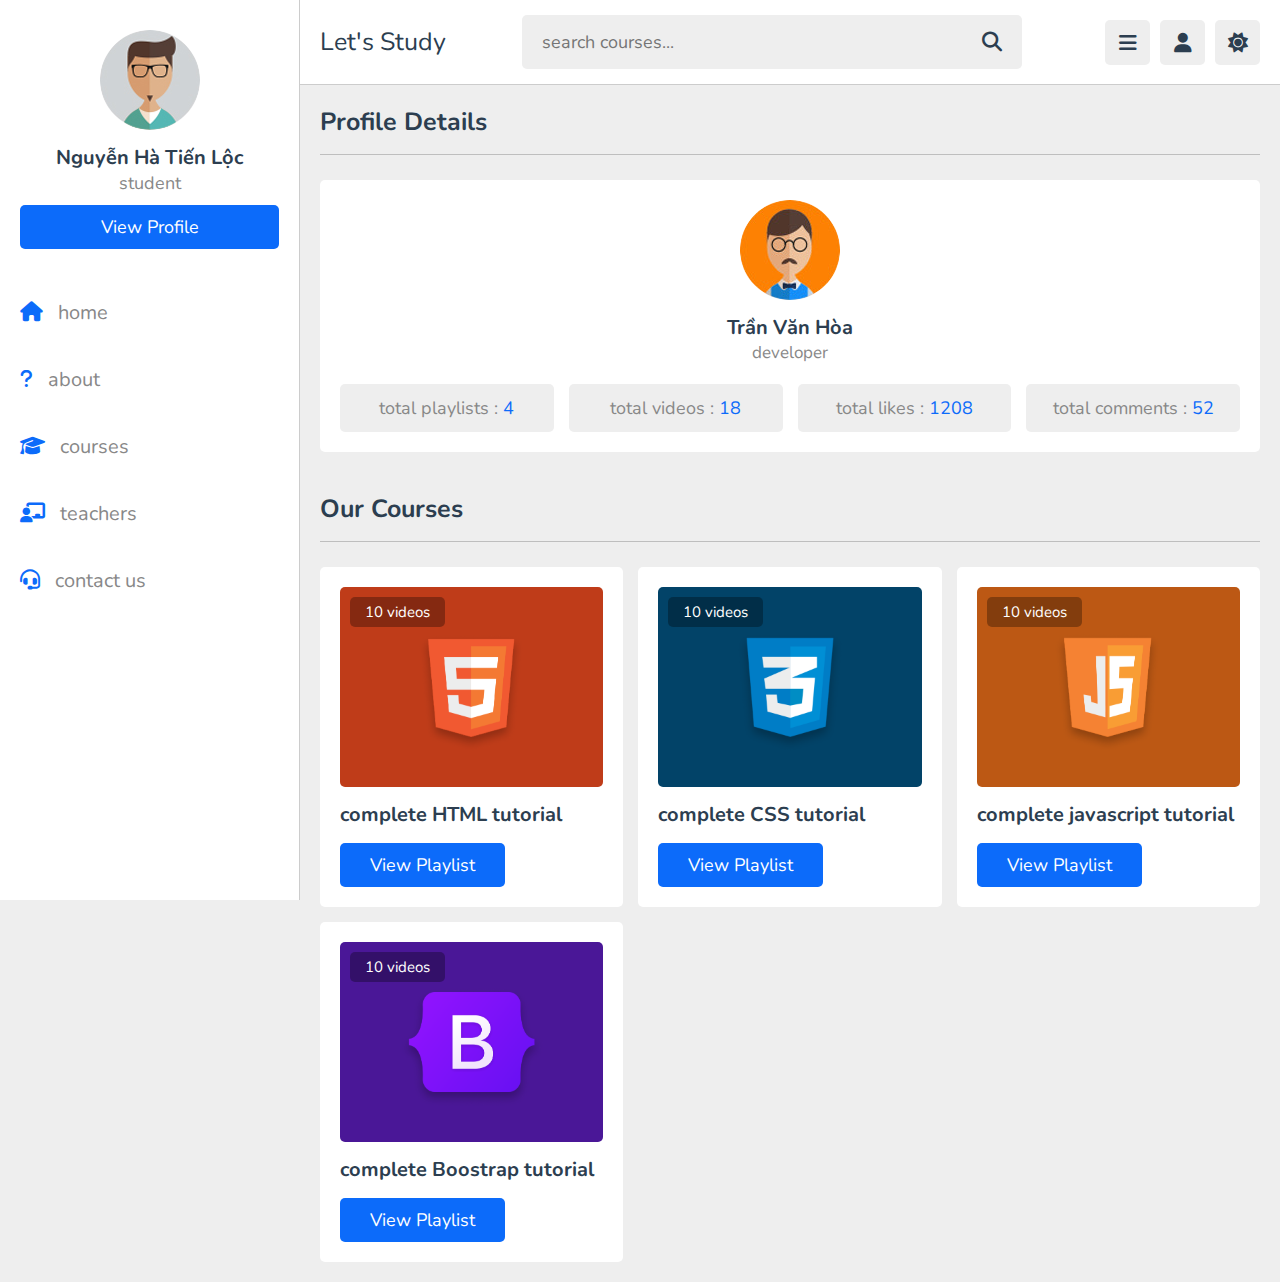
<file: official/teacher_profile.html>
<!DOCTYPE html>
<html lang="en">
<head>
   <meta charset="UTF-8">
   <meta http-equiv="X-UA-Compatible" content="IE=edge">
   <meta name="viewport" content="width=device-width, initial-scale=1.0">
   <title>tutor profile</title>

   <link rel="stylesheet" href="https://cdnjs.cloudflare.com/ajax/libs/font-awesome/6.1.2/css/all.min.css">

   <link rel="stylesheet" href="style.css">

</head>
<body>

<header class="header">
   
   <section class="flex">

      <a href="home.html" class="logo">Let's Study</a>

      <form action="search.html" method="post" class="search-form">
         <input type="text" name="search_box" required placeholder="search courses..." maxlength="100">
         <button type="submit" class="fas fa-search"></button>
      </form>

      <div class="icons">
         <div id="menu-btn" class="fas fa-bars"></div>
         <div id="search-btn" class="fas fa-search"></div>
         <div id="user-btn" class="fas fa-user"></div>
         <div id="toggle-btn" class="fas fa-sun"></div>
      </div>

      <div class="profile">
         <img src="images/pic-1.jpg" class="image" alt="">
         <h3 class="name">Nguyễn Hà Tiến Lộc</h3>
         <p class="role">student</p>
         <a href="profile.html" class="btn">view profile</a>
         <div class="flex-btn">
            <a href="login.html" class="option-btn">login</a>
            <a href="register.html" class="option-btn">register</a>
         </div>
      </div>

   </section>

</header>   

<div class="side-bar">

   <div id="close-btn">
      <i class="fas fa-times"></i>
   </div>

   <div class="profile">
      <img src="images/pic-1.jpg" class="image" alt="">
      <h3 class="name">Nguyễn Hà Tiến Lộc</h3>
      <p class="role">student</p>
      <a href="profile.html" class="btn">view profile</a>
   </div>

   <nav class="navbar">
      <a href="home.html"><i class="fas fa-home"></i><span>home</span></a>
      <a href="about.html"><i class="fas fa-question"></i><span>about</span></a>
      <a href="courses.html"><i class="fas fa-graduation-cap"></i><span>courses</span></a>
      <a href="teachers.html"><i class="fas fa-chalkboard-user"></i><span>teachers</span></a>
      <a href="contact.html"><i class="fas fa-headset"></i><span>contact us</span></a>
   </nav>

</div>

<section class="teacher-profile">

   <h1 class="heading">profile details</h1>

   <div class="details">
      <div class="tutor">
         <img src="images/pic-3.jpg" alt="">
         <h3>Trần Văn Hòa</h3>
         <span>developer</span>
      </div>
      <div class="flex">
         <p>total playlists : <span>4</span></p>
         <p>total videos : <span>18</span></p>
         <p>total likes : <span>1208</span></p>
         <p>total comments : <span>52</span></p>
      </div>
   </div>
   
</section>

<section class="courses">

   <h1 class="heading">our courses</h1>

   <div class="box-container">

      <div class="box">
         <div class="thumb">
            <img src="images/thumb-1.png" alt="">
            <span>10 videos</span>
         </div>
         <h3 class="title">complete HTML tutorial</h3>
         <a href="playlist.html" class="inline-btn">view playlist</a>
      </div>

      <div class="box">
         <div class="thumb">
            <img src="images/thumb-2.png" alt="">
            <span>10 videos</span>
         </div>
         <h3 class="title">complete CSS tutorial</h3>
         <a href="playlist.html" class="inline-btn">view playlist</a>
      </div>

      <div class="box">
         <div class="thumb">
            <img src="images/thumb-3.png" alt="">
            <span>10 videos</span>
         </div>
         <h3 class="title">complete javascript tutorial</h3>
         <a href="playlist.html" class="inline-btn">view playlist</a>
      </div>

      <div class="box">
         <div class="thumb">
            <img src="images/thumb-4.png" alt="">
            <span>10 videos</span>
         </div>
         <h3 class="title">complete Boostrap tutorial</h3>
         <a href="playlist.html" class="inline-btn">view playlist</a>
      </div>

   </div>

</section>

<script src="script.js"></script>
   
</body>
</html>
</file>
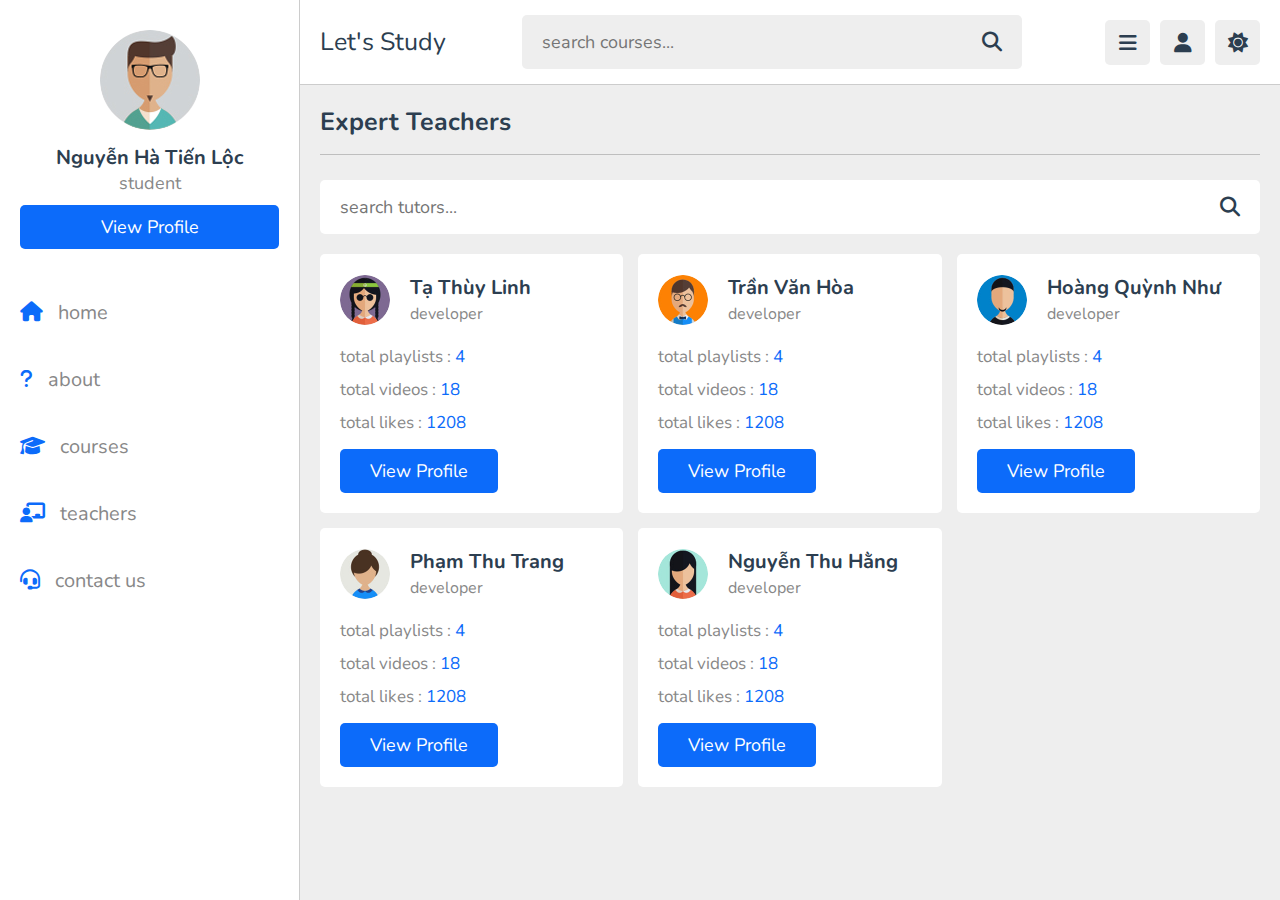
<file: official/teachers.html>
<!DOCTYPE html>
<html lang="en">
<head>
   <meta charset="UTF-8">
   <meta http-equiv="X-UA-Compatible" content="IE=edge">
   <meta name="viewport" content="width=device-width, initial-scale=1.0">
   <title>teachers</title>

   <link rel="stylesheet" href="https://cdnjs.cloudflare.com/ajax/libs/font-awesome/6.1.2/css/all.min.css">

   <link rel="stylesheet" href="style.css">

</head>
<body>

<header class="header">
   
   <section class="flex">

      <a href="home.html" class="logo">Let's Study</a>

      <form action="search.html" method="post" class="search-form">
         <input type="text" name="search_box" required placeholder="search courses..." maxlength="100">
         <button type="submit" class="fas fa-search"></button>
      </form>

      <div class="icons">
         <div id="menu-btn" class="fas fa-bars"></div>
         <div id="search-btn" class="fas fa-search"></div>
         <div id="user-btn" class="fas fa-user"></div>
         <div id="toggle-btn" class="fas fa-sun"></div>
      </div>

      <div class="profile">
         <img src="images/pic-1.jpg" class="image" alt="">
         <h3 class="name">Nguyễn Hà Tiến Lộc</h3>
         <p class="role">student</p>
         <a href="profile.html" class="btn">view profile</a>
         <div class="flex-btn">
            <a href="login.html" class="option-btn">login</a>
            <a href="register.html" class="option-btn">register</a>
         </div>
      </div>

   </section>

</header>   

<div class="side-bar">

   <div id="close-btn">
      <i class="fas fa-times"></i>
   </div>

   <div class="profile">
      <img src="images/pic-1.jpg" class="image" alt="">
      <h3 class="name">Nguyễn Hà Tiến Lộc</h3>
      <p class="role">student</p>
      <a href="profile.html" class="btn">view profile</a>
   </div>

   <nav class="navbar">
      <a href="home.html"><i class="fas fa-home"></i><span>home</span></a>
      <a href="about.html"><i class="fas fa-question"></i><span>about</span></a>
      <a href="courses.html"><i class="fas fa-graduation-cap"></i><span>courses</span></a>
      <a href="teachers.html"><i class="fas fa-chalkboard-user"></i><span>teachers</span></a>
      <a href="contact.html"><i class="fas fa-headset"></i><span>contact us</span></a>
   </nav>

</div>

<section class="teachers">

   <h1 class="heading">expert teachers</h1>

   <form action="" method="post" class="search-tutor">
      <input type="text" name="search_box" placeholder="search tutors..." required maxlength="100">
      <button type="submit" class="fas fa-search" name="search_tutor"></button>
   </form>

   <div class="box-container">

      <div class="box">
         <div class="tutor">
            <img src="images/pic-2.jpg" alt="">
            <div>
               <h3>Tạ Thùy Linh</h3>
               <span>developer</span>
            </div>
         </div>
         <p>total playlists : <span>4</span></p>
         <p>total videos : <span>18</span></p>
         <p>total likes : <span>1208</span></p>
         <a href="teacher_profile.html" class="inline-btn">view profile</a>
      </div>

      <div class="box">
         <div class="tutor">
            <img src="images/pic-3.jpg" alt="">
            <div>
               <h3>Trần Văn Hòa</h3>
               <span>developer</span>
            </div>
         </div>
         <p>total playlists : <span>4</span></p>
         <p>total videos : <span>18</span></p>
         <p>total likes : <span>1208</span></p>
         <a href="teacher_profile.html" class="inline-btn">view profile</a>
      </div>

      <div class="box">
         <div class="tutor">
            <img src="images/pic-4.jpg" alt="">
            <div>
               <h3>Hoàng Quỳnh Như</h3>
               <span>developer</span>
            </div>
         </div>
         <p>total playlists : <span>4</span></p>
         <p>total videos : <span>18</span></p>
         <p>total likes : <span>1208</span></p>
         <a href="teacher_profile.html" class="inline-btn">view profile</a>
      </div>

      <div class="box">
         <div class="tutor">
            <img src="images/pic-5.jpg" alt="">
            <div>
               <h3>Phạm Thu Trang</h3>
               <span>developer</span>
            </div>
         </div>
         <p>total playlists : <span>4</span></p>
         <p>total videos : <span>18</span></p>
         <p>total likes : <span>1208</span></p>
         <a href="teacher_profile.html" class="inline-btn">view profile</a>
      </div>

      <div class="box">
         <div class="tutor">
            <img src="images/pic-7.jpg" alt="">
            <div>
               <h3>Nguyễn Thu Hằng</h3>
               <span>developer</span>
            </div>
         </div>
         <p>total playlists : <span>4</span></p>
         <p>total videos : <span>18</span></p>
         <p>total likes : <span>1208</span></p>
         <a href="teacher_profile.html" class="inline-btn">view profile</a>
      </div>

   </div>

</section>

<script src="script.js"></script>

</body>
</html>
</file>
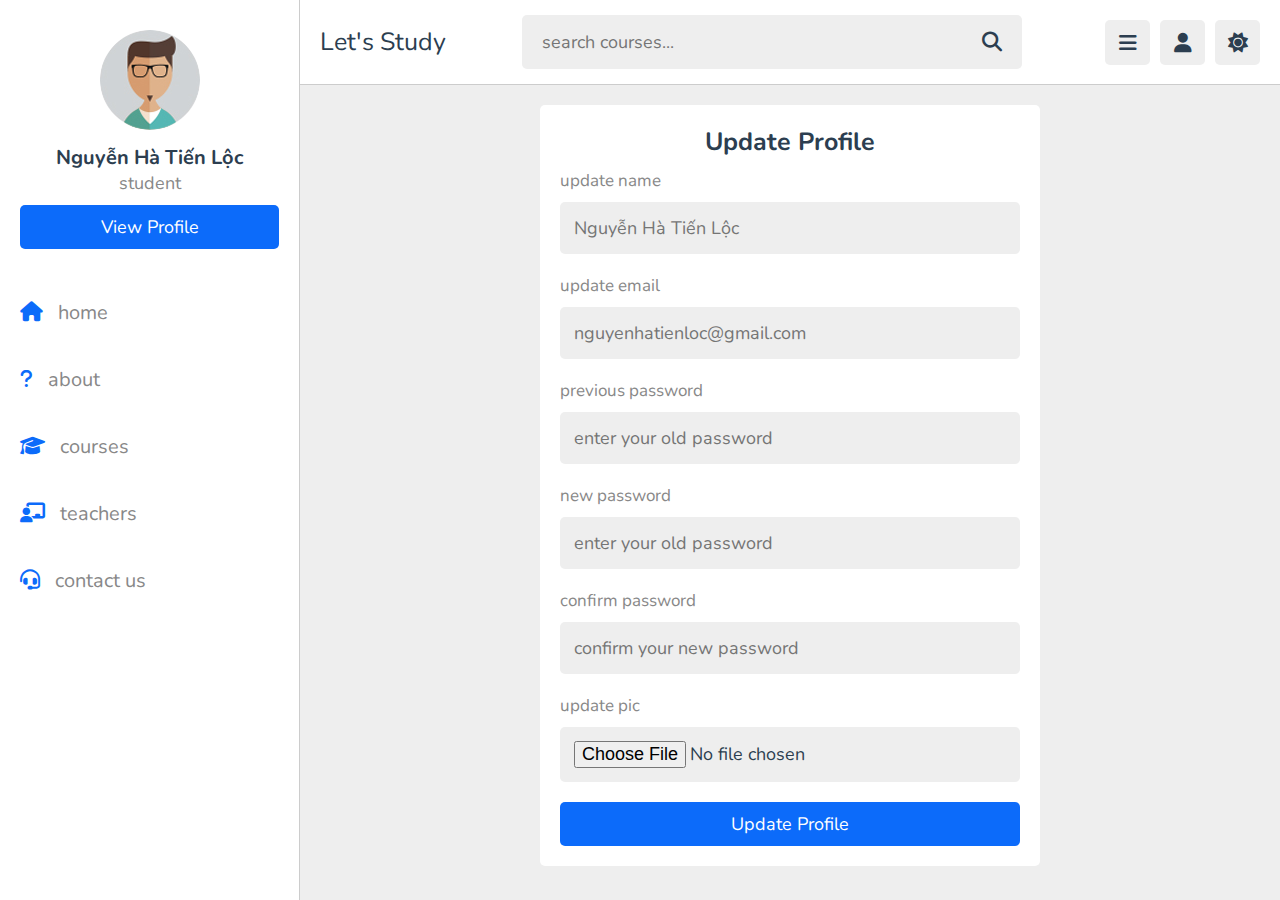
<file: official/update.html>
<!DOCTYPE html>
<html lang="en">
<head>
   <meta charset="UTF-8">
   <meta http-equiv="X-UA-Compatible" content="IE=edge">
   <meta name="viewport" content="width=device-width, initial-scale=1.0">
   <title>update</title>

   <link rel="stylesheet" href="https://cdnjs.cloudflare.com/ajax/libs/font-awesome/6.1.2/css/all.min.css">

   <link rel="stylesheet" href="style.css">

</head>
<body>

<header class="header">
   
   <section class="flex">

      <a href="home.html" class="logo">Let's Study</a>

      <form action="search.html" method="post" class="search-form">
         <input type="text" name="search_box" required placeholder="search courses..." maxlength="100">
         <button type="submit" class="fas fa-search"></button>
      </form>

      <div class="icons">
         <div id="menu-btn" class="fas fa-bars"></div>
         <div id="search-btn" class="fas fa-search"></div>
         <div id="user-btn" class="fas fa-user"></div>
         <div id="toggle-btn" class="fas fa-sun"></div>
      </div>

      <div class="profile">
         <img src="images/pic-1.jpg" class="image" alt="">
         <h3 class="name">Nguyễn Hà Tiến Lộc</h3>
         <p class="role">student</p>
         <a href="profile.html" class="btn">view profile</a>
         <div class="flex-btn">
            <a href="login.html" class="option-btn">login</a>
            <a href="register.html" class="option-btn">register</a>
         </div>
      </div>

   </section>

</header>   

<div class="side-bar">

   <div id="close-btn">
      <i class="fas fa-times"></i>
   </div>

   <div class="profile">
      <img src="images/pic-1.jpg" class="image" alt="">
      <h3 class="name">Nguyễn Hà Tiến Lộc</h3>
      <p class="role">student</p>
      <a href="profile.html" class="btn">view profile</a>
   </div>

   <nav class="navbar">
      <a href="home.html"><i class="fas fa-home"></i><span>home</span></a>
      <a href="about.html"><i class="fas fa-question"></i><span>about</span></a>
      <a href="courses.html"><i class="fas fa-graduation-cap"></i><span>courses</span></a>
      <a href="teachers.html"><i class="fas fa-chalkboard-user"></i><span>teachers</span></a>
      <a href="contact.html"><i class="fas fa-headset"></i><span>contact us</span></a>
   </nav>

</div>

<section class="form-container">

   <form action="" method="post" enctype="multipart/form-data">
      <h3>update profile</h3>
      <p>update name</p>
      <input type="text" name="name" placeholder="Nguyễn Hà Tiến Lộc" maxlength="50" class="box">
      <p>update email</p>
      <input type="email" name="email" placeholder="nguyenhatienloc@gmail.com" maxlength="50" class="box">
      <p>previous password</p>
      <input type="password" name="old_pass" placeholder="enter your old password" maxlength="20" class="box">
      <p>new password</p>
      <input type="password" name="new_pass" placeholder="enter your old password" maxlength="20" class="box">
      <p>confirm password</p>
      <input type="password" name="c_pass" placeholder="confirm your new password" maxlength="20" class="box">
      <p>update pic</p>
      <input type="file" accept="image/*" class="box">
      <input type="submit" value="update profile" name="submit" class="btn">
   </form>

</section>

<script src="script.js"></script>
   
</body>
</html>
</file>
<file: official/style.css>
@import url('https://fonts.googleapis.com/css2?family=Nunito:wght@200;300;400;500;600;700&display=swap');

:root{
   --main-color:#0c6bfa;
   --red:#e74c3c;
   --orange:#f39c12;
   --light-color:#888;
   --light-bg:#eee;
   --black:#2c3e50;
   --white:#fff;
   --border:.1rem solid rgba(0,0,0,.2);
}

*{
   font-family: 'Nunito', sans-serif;
   margin:0; padding:0;
   box-sizing: border-box;
   outline: none; border:none;
   text-decoration: none;
}

*::selection{
   background-color: var(--main-color);
   color:#fff;
}

html{
   font-size: 62.5%;
   overflow-x: hidden;
}

html::-webkit-scrollbar{
   width: 1rem;
   height: .5rem;
}

html::-webkit-scrollbar-track{
   background-color: transparent;
}

html::-webkit-scrollbar-thumb{
   background-color: var(--main-color);
}

body{
   background-color: var(--light-bg);
   padding-left: 30rem;
}

body.dark{
   --light-color:#aaa;
   --light-bg:#333;
   --black:#fff;
   --white:#222;
   --border:.1rem solid rgba(255,255,255,.2);
}

body.active{
   padding-left: 0;
}

section{
   padding:2rem;
   margin: 0 auto;
   max-width: 1200px;
}

.heading{
   font-size: 2.5rem;
   color:var(--black);
   margin-bottom: 2.5rem;
   border-bottom: var(--border);
   padding-bottom: 1.5rem;
   text-transform: capitalize;
}

.inline-btn,
.inline-option-btn,
.inline-delete-btn,
.btn,
.delete-btn,
.option-btn{
   border-radius: .5rem;
   color:#fff;
   font-size: 1.8rem;
   cursor: pointer;
   text-transform: capitalize;
   padding:1rem 3rem;
   text-align: center;
   margin-top: 1rem;
}

.btn,
.delete-btn,
.option-btn{
   display: block;
   width: 100%;
}

.inline-btn,
.inline-option-btn,
.inline-delete-btn{
   display: inline-block;
}

.btn,
.inline-btn{
   background-color: var(--main-color);
}

.option-btn,
.inline-option-btn{
   background-color:var(--orange);
}

.delete-btn,
.inline-delete-btn{
   background-color: var(--red);
}

.inline-btn:hover,
.inline-option-btn:hover,
.inline-delete-btn:hover,
.btn:hover,
.delete-btn:hover,
.option-btn:hover{
   background-color: var(--black);
   color: var(--white);
}

.flex-btn{
   display: flex;
   gap: 1rem;
}

.header{
   position: sticky;
   top:0; left:0; right: 0;
   background-color: var(--white);
   z-index: 1000;
   border-bottom: var(--border);
}

.header .flex{
   display: flex;
   align-items: center;
   justify-content: space-between;
   position: relative;
   padding: 1.5rem 2rem;
}

.header .flex .logo{
   font-size: 2.5rem;
   color: var(--black);
}

.header .flex .search-form{
   width: 50rem;
   border-radius: .5rem;
   background-color: var(--light-bg);
   padding:1.5rem 2rem;
   display: flex;
   gap:2rem;

}

.header .flex .search-form input{
   width: 100%;
   font-size: 1.8rem;
   color:var(--black);
   background:none;
}

.header .flex .search-form button{
   background:none;
   font-size: 2rem;
   cursor: pointer;
   color:var(--black);
}

.header .flex .search-form button:hover{
   color: var(--main-color);
}

.header .flex .icons div{
   font-size: 2rem;
   color:var(--black);
   background-color: var(--light-bg);
   border-radius: .5rem;
   height: 4.5rem;
   width: 4.5rem;
   line-height: 4.5rem;
   cursor: pointer;
   text-align: center;
   margin-left: .7rem;
}

.header .flex .icons div:hover{
   background-color: var(--black);
   color:var(--white);
}

.header .flex .profile{
   position: absolute;
   top:120%; right: 2rem;
   background-color: var(--white);
   border-radius: .5rem;
   padding: 1.5rem;
   text-align: center;
   overflow: hidden;
   transform-origin: top right;
   transform: scale(0);
   transition: .2s linear;
   width: 30rem;
}

.header .flex .profile.active{
   transform: scale(1);
}

.header .flex .profile .image{
   height: 10rem;
   width: 10rem;
   border-radius: 50%;
   object-fit: contain;
   margin-bottom: 1rem;
}

.header .flex .profile .name{
   font-size: 2rem;
   color:var(--black);
   overflow: hidden;
   text-overflow: ellipsis;
   white-space: nowrap;
}

.header .flex .profile .role{
   font-size: 1.8rem;
   color: var(--light-color);
}

#search-btn{
   display: none;
}

.side-bar{
   position: fixed;
   top: 0; left: 0;
   width: 30rem;
   background-color: var(--white);
   height: 100vh;
   border-right: var(--border);
   z-index: 1200;
}

.side-bar #close-btn{
   text-align: right;
   padding: 2rem;
   display: none;
}

.side-bar #close-btn i{
   text-align: right;
   font-size: 2.5rem;
   background:var(--red);
   border-radius: .5rem;
   color:var(--white);
   cursor: pointer;
   height: 4.5rem;
   width: 4.5rem;
   line-height: 4.5rem;
   text-align: center;
}

.side-bar #close-btn i:hover{
   background-color: var(--black);
}

.side-bar .profile{
   padding:3rem 2rem;
   text-align: center;
}

.side-bar .profile .image{
   height: 10rem;
   width: 10rem;
   border-radius: 50%;
   object-fit: contain;
   margin-bottom: 1rem;
}

.side-bar .profile .name{
   font-size: 2rem;
   color:var(--black);
   overflow: hidden;
   text-overflow: ellipsis;
   white-space: nowrap;
}

.side-bar .profile .role{
   font-size: 1.8rem;
   color: var(--light-color);
}

.side-bar .navbar a{
   display: block;
   padding: 2rem;
   font-size: 2rem;
}

.side-bar .navbar a i{
   margin-right: 1.5rem;
   color:var(--main-color);
   transition: .2s linear;
}

.side-bar .navbar a span{
   color:var(--light-color);
}

.side-bar .navbar a:hover{
   background-color: var(--light-bg);
}

.side-bar .navbar a:hover i{
   margin-right: 2.5rem;
}

.side-bar.active{
   left: -30rem;
}

.home-grid .box-container{
   display: grid;
   grid-template-columns: repeat(auto-fit, 27.5rem);
   gap:1.5rem;
   justify-content: center;
   align-items: flex-start;
}

.home-grid .box-container .box{
   background-color: var(--white);
   border-radius: .5rem;
   padding:2rem;
}

.home-grid .box-container .box .title{
   font-size: 2rem;
   color: var(--black);
   text-transform: capitalize;
}

.home-grid .box-container .box .flex{
   display: flex;
   flex-wrap: wrap;
   gap: 1.5rem;
   margin-top: 2rem;
}

.home-grid .box-container .flex a{
   background-color: var(--light-bg);
   border-radius: .5rem;
   padding: 1rem 1.5rem;
   font-size: 1.5rem;
}

.home-grid .box-container .flex a i{
   margin-right: 1rem;
   color:var(--black);
}

.home-grid .box-container .flex a span{
   color:var(--light-color);
}

.home-grid .box-container .flex a:hover{
   background-color: var(--black);
}

.home-grid .box-container .flex a:hover span{
   color:var(--white);
}

.home-grid .box-container .flex a:hover i{
   color:var(--white);
}

.home-grid .box-container .tutor{
   padding: 1rem 0;
   font-size: 1.8rem;
   color:var(--light-color);
   line-height: 2;
}

.home-grid .box-container .likes{
   color:var(--light-color);
   font-size: 1.7rem;
   margin-top: 1.5rem;
}

.home-grid .box-container .likes span{
   color:var(--main-color);
}

.about .row{
   display: flex;
   align-items: center;
   flex-wrap: wrap;
   gap:1.5rem;
}

.about .row .image{
   flex: 1 1 40rem;
}

.about .row .image img{
   width: 100%;
   height: 50rem;
}

.about .row .content{
   flex: 1 1 40rem;
}

.about .row .content p{
   font-size: 1.7rem;
   line-height: 2;
   color: var(--light-color);
   padding: 1rem 0;
}

.about .row .content h3{
   font-size: 3rem;
   color:var(--black);
   text-transform: capitalize;
}

.about .box-container{
   display: grid;
   grid-template-columns: repeat(auto-fit, minmax(27rem, 1fr));
   gap:1.5rem;
   justify-content: center;
   align-items: flex-start;
   margin-top: 3rem;
}

.about .box-container .box{
   border-radius: .5rem;
   background-color: var(--white);
   padding: 2rem;
   display: flex;
   align-items: center;
   gap: 2.5rem;
}

.about .box-container .box i{
   font-size: 4rem;
   color: var(--main-color);
}

.about .box-container .box h3{
   font-size: 2.5rem;
   color: var(--black);
   margin-bottom: .3rem;
}

.about .box-container .box p{
   font-size: 1.7rem;
   color:var(--light-color);
}

.reviews .box-container{
   display: grid;
   grid-template-columns: repeat(auto-fit, minmax(30rem, 1fr));
   gap:1.5rem;
   justify-content: center;
   align-items: flex-start;
}

.reviews .box-container .box{
   border-radius: .5rem;
   background-color: var(--white);
   padding: 2rem;
}

.reviews .box-container .box p{
   line-height: 1.7;
   font-size: 1.7rem;
   color: var(--light-color);
}

.reviews .box-container .box .student{
   margin-top: 2rem;
   display: flex;
   align-items: center;
   gap: 1.5rem;
}

.reviews .box-container .box .student img{
   height: 5rem;
   width: 5rem;
   object-fit: cover;
   border-radius: 50%;
}

.reviews .box-container .box .student h3{
   font-size: 2rem;
   color: var(--black);
   margin-bottom: .3rem;
}

.reviews .box-container .box .student .stars{
   font-size: 1.5rem;
   color:var(--orange);
}

.courses .box-container{
   display: grid;
   grid-template-columns: repeat(auto-fit, minmax(30rem, 1fr));
   gap:1.5rem;
   justify-content: center;
   align-items: flex-start;
}

.courses .box-container .box{
   border-radius: .5rem;
   background-color: var(--white);
   padding: 2rem;
}

.courses .box-container .box .tutor{
   display: flex;
   align-items: center;
   gap: 1.5rem;
   margin-bottom: 2.5rem;
}

.courses .box-container .box .tutor img{
   height: 5rem;
   width: 5rem;
   border-radius: 50%;
   object-fit: cover;
}

.courses .box-container .box .tutor h3{
   font-size: 1.8rem;
   color: var(--black);
   margin-bottom: .2rem;
}

.courses .box-container .box .tutor span{
   font-size: 1.3rem;
   color:var(--light-color);
}

.courses .box-container .box .thumb{
   position: relative;
}

.courses .box-container .box .thumb span{
   position: absolute;
   top:1rem; left: 1rem;
   border-radius: .5rem;
   padding: .5rem 1.5rem;
   background-color: rgba(0,0,0,.3);
   color: #fff;
   font-size: 1.5rem;
}

.courses .box-container .box .thumb img{
   width: 100%;
   height: 20rem;
   object-fit: cover;
   border-radius: .5rem;
}

.courses .box-container .box .title{
   font-size: 2rem;
   color: var(--black);
   padding-bottom: .5rem;
   padding-top: 1rem;
}

.courses .more-btn{
   text-align: center;
   margin-top: 2rem;
}

.playlist-details .row{
   display: flex;
   align-items: flex-end;
   gap:3rem;
   flex-wrap: wrap;
   background-color: var(--white);
   padding: 2rem;
}

.playlist-details .row .column{
   flex: 1 1 40rem;
}

.playlist-details .row .column .save-playlist{
   margin-bottom: 1.5rem;
}

.playlist-details .row .column .save-playlist button{
   border-radius: .5rem;
   background-color: var(--light-bg);
   padding:1rem 1.5rem;
   cursor: pointer;
}

.playlist-details .row .column .save-playlist button i{
   font-size: 2rem;
   color:var(--black);
   margin-right: .8rem;
}

.playlist-details .row .column .save-playlist button span{
   font-size: 1.8rem;
   color:var(--light-color);
}

.playlist-details .row .column .save-playlist button:hover{
   background-color: var(--black);
}

.playlist-details .row .column .save-playlist button:hover i{
   color:var(--white);
}

.playlist-details .row .column .save-playlist button:hover span{
   color:var(--white);
}

.playlist-details .row .column .thumb{
   position: relative;
}

.playlist-details .row .column .thumb span{
   font-size: 1.8rem;
   color: #fff;
   background-color: rgba(0,0,0,.3);
   border-radius: .5rem;
   position: absolute;
   top: 1rem; left: 1rem;
   padding: .5rem 1.5rem;
}

.playlist-details .row .column .thumb img{
   height: 30rem;
   width: 100%;
   object-fit: cover;
   border-radius: .5rem;
}

.playlist-details .row .column .tutor{
   display: flex;
   align-items: center;
   gap: 2rem;
   margin-bottom: 2rem;
}

.playlist-details .row .column .tutor img{
   height: 7rem;
   width: 7rem;
   border-radius: 50%;
   object-fit: cover;
}

.playlist-details .row .column .tutor h3{
   font-size: 2rem;
   color:var(--black);
   margin-bottom: .2rem;
}

.playlist-details .row .column .tutor span{
   font-size: 1.5rem;
   color: var(--light-color);
}

.playlist-details .row .column .details h3{
   font-size: 2rem;
   color: var(--black);
   text-transform: capitalize;
}

.playlist-details .row .column .details p{
   padding: 1rem 0;
   line-height: 2;
   font-size: 1.8rem;
   color: var(--light-color);
}

.playlist-videos .box-container{
   display: grid;
   grid-template-columns: repeat(auto-fit, minmax(30rem, 1fr));
   gap:1.5rem;
   justify-content: center;
   align-items: flex-start;
}

.playlist-videos .box-container .box{
   background-color: var(--white);
   border-radius: .5rem;
   padding: 2rem;
   position: relative;
}

.playlist-videos .box-container .box i{
   position: absolute;
   top: 2rem; left: 2rem; right: 2rem;
   height: 20rem;
   border-radius: .5rem;
   background-color: rgba(0,0,0,.3);
   display: flex;
   align-items: center;
   justify-content: center;
   font-size: 5rem;
   color: #fff;
   display: none;
}

.playlist-videos .box-container .box:hover i{
   display: flex;
}

.playlist-videos .box-container .box img{
   width: 100%;
   height: 20rem;
   object-fit: cover;
   border-radius: .5rem;
}

.playlist-videos .box-container .box h3{
   margin-top: 1.5rem;
   font-size: 1.8rem;
   color: var(--black);
}

.playlist-videos .box-container .box:hover h3{
   color: var(--main-color);
}

.watch-video .video-container{
   background-color: var(--white);
   border-radius: .5rem;
   padding: 2rem;
}

.watch-video .video-container .video{
   position: relative;
   margin-bottom: 1.5rem;
}

.watch-video .video-container .video video{
   border-radius: .5rem;
   width: 100%;
   object-fit: contain;
   background-color: #000;
}

.watch-video .video-container .title{
   font-size: 2rem;
   color: var(--black);
}

.watch-video .video-container .info{
   display: flex;
   margin-top: 1.5rem;
   margin-bottom: 2rem;
   border-bottom: var(--border);
   padding-bottom: 1.5rem;
   gap: 2.5rem;
   align-items: center;
}

.watch-video .video-container .info p{
   font-size: 1.6rem;
}

.watch-video .video-container .info p span{
   color: var(--light-color);
}

.watch-video .video-container .info i{
   margin-right: 1rem;
   color: var(--main-color);
}

.watch-video .video-container .tutor{
   display: flex;
   align-items: center;
   gap: 2rem;
   margin-bottom: 1rem;
}

.watch-video .video-container .tutor img{
   border-radius: 50%;
   height: 5rem;
   width: 5rem;
   object-fit: cover;
}

.watch-video .video-container .tutor h3{
   font-size: 2rem;
   color: var(--black);
   margin-bottom: .2rem;
}

.watch-video .video-container .tutor span{
   font-size: 1.5rem;
   color: var(--light-color);
}

.watch-video .video-container .flex{
   display: flex;
   align-items: center;
   justify-content: space-between;
   gap: 1.5rem;
}

.watch-video .video-container .flex button{
   border-radius: .5rem;
   padding: 1rem 1.5rem;
   font-size: 1.8rem;
   cursor: pointer;
   background-color: var(--light-bg);
}

.watch-video .video-container .flex button i{
   margin-right: 1rem;
   color: var(--black);
}

.watch-video .video-container .flex button span{
   color: var(--light-color);
}

.watch-video .video-container .flex button:hover{
   background-color: var(--black);
}

.watch-video .video-container .flex button:hover i{
   color: var(--white);
}

.watch-video .video-container .flex button:hover span{
   color: var(--white);
}

.watch-video .video-container .description{
   line-height: 1.5;
   font-size: 1.7rem;
   color: var(--light-color);
   margin-top: 2rem;
}

.comments .add-comment{
   background-color: var(--white);
   border-radius: .5rem;
   padding: 2rem;
   margin-bottom: 3rem;
}

.comments .add-comment h3{
   font-size: 2rem;
   color: var(--black);
   margin-bottom: 1rem;
}

.comments .add-comment textarea{
   height: 20rem;
   resize: none;
   background-color: var(--light-bg);
   border-radius: .5rem;
   border: var(--border);
   padding: 1.4rem;
   font-size: 1.8rem;
   color: var(--black);
   width: 100%;
   margin: .5rem 0;
}

.comments .box-container{
   display: grid;
   gap: 2.5rem;
   background-color: var(--white);
   padding: 2rem;
   border-radius: .5rem;
}

.comments .box-container .box .user{
   display: flex;
   align-items: center;
   gap: 1.5rem;
   margin-bottom: 2rem;
}

.comments .box-container .box .user img{
   height: 5rem;
   width: 5rem;
   border-radius: 50%;
}

.comments .box-container .box .user h3{
   font-size: 2rem;
   color: var(--black);
   margin-bottom: .2rem;
}

.comments .box-container .box .user span{
   font-size: 1.5rem;
   color: var(--light-color);
}

.comments .box-container .box .comment-box{
   border-radius: .5rem;
   background-color: var(--light-bg);
   padding:1rem 1.5rem;
   white-space: pre-line;
   margin: .5rem 0;
   font-size: 1.8rem;
   color: var(--black);
   line-height: 1.5;
   position: relative;
   z-index: 0;
}

.comments .box-container .box .comment-box::before{
   content: '';
   position: absolute;
   top: -1rem; left: 1.5rem;
   background-color: var(--light-bg);
   height: 1.2rem;
   width: 2rem;
   clip-path: polygon(50% 0%, 0% 100%, 100% 100%);
}

.teachers .search-tutor{
   margin-bottom: 2rem;
   border-radius: .5rem;
   background-color: var(--white);
   padding: 1.5rem 2rem;
   display: flex;
   align-items: center;
   gap: 1.5rem;
}

.teachers .search-tutor input{
   width: 100%;
   background: none;
   font-size: 1.8rem;
   color: var(--black);
}

.teachers .search-tutor button{
   font-size: 2rem;
   color: var(--black);
   cursor: pointer;
   background:none;
}

.teachers .search-tutor button:hover{
   color: var(--main-color);
}

.teachers .box-container{
   display: grid;
   grid-template-columns: repeat(auto-fit, minmax(30rem, 1fr));
   gap:1.5rem;
   justify-content: center;
   align-items: flex-start;
}

.teachers .box-container .box{
   background-color: var(--white);
   border-radius: .5rem;
   padding: 2rem;
}

.teachers .box-container .offer{
   text-align: center;
}

.teachers .box-container .offer h3{
   font-size: 2.5rem;
   color: var(--black);
   text-transform: capitalize;
   padding-bottom: .5rem;
}

.teachers .box-container .offer p{
   line-height: 1.7;
   padding: .5rem 0;
   color: var(--light-color);
   font-size: 1.7rem;
}

.teachers .box-container .box .tutor{
   display: flex;
   align-items: center;
   gap:2rem;
   margin-bottom: 1.5rem;
}

.teachers .box-container .box .tutor img{
   height: 5rem;
   width: 5rem;
   border-radius: 50%;
}

.teachers .box-container .box .tutor h3{
   font-size: 2rem;
   color: var(--black);
   margin-bottom: .2rem;
}

.teachers .box-container .box .tutor span{
   font-size: 1.6rem;
   color: var(--light-color);
}

.teachers .box-container .box p{
   padding: .5rem 0;
   font-size: 1.7rem;
   color: var(--light-color);
}

.teachers .box-container .box p span{
   color: var(--main-color);
}

.teacher-profile .details{
   text-align: center;
   background-color: var(--white);
   border-radius: .5rem;
   padding: 2rem;
}

.teacher-profile .details .tutor img{
   height: 10rem;
   width: 10rem;
   border-radius: 50%;
   object-fit: cover;
   margin-bottom: 1rem;
}

.teacher-profile .details .tutor h3{
   font-size: 2rem;
   color: var(--black);
}

.teacher-profile .details .tutor span{
   color: var(--light-color);
   font-size: 1.7rem;
}

.teacher-profile .details .flex{
   display: flex;
   flex-wrap: wrap;
   gap: 1.5rem;
   margin-top: 2rem;
}

.teacher-profile .details .flex p{
   flex: 1 1 20rem;
   border-radius: .5rem;
   background-color: var(--light-bg);
   padding: 1.2rem 2rem;
   font-size: 1.8rem;
   color: var(--light-color);
}

.teacher-profile .details .flex p span{
   color: var(--main-color);
}

.user-profile .info{
   background-color: var(--white);
   border-radius: .5rem;
   padding: 2rem;
}

.user-profile .info .user{
   text-align: center;
   margin-bottom: 2rem;
   padding: 1rem;
}

.user-profile .info .user img{
   height: 10rem;
   width: 10rem;
   border-radius: 50%;
   object-fit: cover;
   margin-bottom: 1rem;
}

.user-profile .info .user h3{
   font-size: 2rem;
   color: var(--black);
}

.user-profile .info .user p{
   font-size: 1.7rem;
   color: var(--light-color);
   padding: .3rem 0;
}

.user-profile .info .box-container{
   display: flex;
   flex-wrap: wrap;
   gap: 1.5rem;
}

.user-profile .info .box-container .box{
   background-color: var(--light-bg);
   border-radius: .5rem;
   padding: 2rem;
   flex: 1 1 25rem;
}

.user-profile .info .box-container .box .flex{
   display: flex;
   align-items: center;
   gap: 2rem;
   margin-bottom: 1rem;
}

.user-profile .info .box-container .box .flex i{
   font-size:2rem;
   color: var(--white);
   background-color: var(--black);
   text-align: center;
   border-radius: .5rem;
   height: 5rem;
   width: 5rem;
   line-height: 4.9rem;
}

.user-profile .info .box-container .box .flex span{
   font-size: 2.5rem;
   color: var(--main-color);
}

.user-profile .info .box-container .box .flex p{
   color: var(--light-color);
   font-size: 1.7rem;
}

.contact .row{
   display: flex;
   align-items: center;
   flex-wrap: wrap;
   gap: 1.5rem;
}

.contact .row .image{
   flex: 1 1 50rem;
}

.contact .row .image img{
   width: 100%;
}

.contact .row form{
   flex: 1 1 30rem;
   background-color: var(--white);
   padding: 2rem;
   text-align: center;
}

.contact .row form h3{
   margin-bottom: 1rem;
   text-transform: capitalize;
   color:var(--black);
   font-size: 2.5rem;
}

.contact .row form .box{
   width: 100%;
   border-radius: .5rem;
   background-color: var(--light-bg);
   margin: 1rem 0;
   padding: 1.4rem;
   font-size: 1.8rem;
   color: var(--black);
}

.contact .row form textarea{
   height: 20rem;
   resize: none;
}

.contact .box-container{
   display: grid;
   grid-template-columns: repeat(auto-fit, minmax(30rem, 1fr));
   gap:1.5rem;
   justify-content: center;
   align-items: flex-start;
   margin-top: 3rem;
}

.contact .box-container .box{
   text-align: center;
   background-color: var(--white);
   border-radius: .5rem;
   padding: 3rem;
}

.contact .box-container .box i{
   font-size: 3rem;
   color: var(--main-color);
   margin-bottom: 1rem;
}

.contact .box-container .box h3{
   font-size: 2rem;
   color:var(--black);
   margin: 1rem 0;
}

.contact .box-container .box a{
   display: block;
   padding-top: .5rem;
   font-size: 1.8rem;
   color: var(--light-color);
}

.contact .box-container .box a:hover{
   text-decoration: underline;
   color:var(--black);
}

.form-container{
   min-height: calc(100vh - 20rem);
   display: flex;
   align-items: center;
   justify-content: center;
}

.form-container form{
   background-color: var(--white);
   border-radius: .5rem;
   padding: 2rem;
   width: 50rem;
}

.form-container form h3{
   font-size: 2.5rem;
   text-transform: capitalize;
   color: var(--black);
   text-align: center;
}

.form-container form p{
   font-size: 1.7rem;
   color: var(--light-color);
   padding-top: 1rem;
}

.form-container form p span{
   color: var(--red);
}

.form-container form .box{
   font-size: 1.8rem;
   color: var(--black);
   border-radius: .5rem;
   padding: 1.4rem;
   background-color: var(--light-bg);
   width: 100%;
   margin: 1rem 0;
}
@media (max-width:1200px){

   body{
      padding-left: 0;
   }

   .side-bar{
      left: -30rem;
      transition: .2s linear;
   }

   .side-bar #close-btn{
      display: block;
   }

   .side-bar.active{
      left: 0;
      box-shadow: 0 0 0 100vw rgba(0,0,0,.8);
      border-right: 0;
   }

}

@media (max-width:991px){

   html{
      font-size: 55%;
   }

}

@media (max-width:768px){

   #search-btn{
      display: inline-block;
   }

   .header .flex .search-form{
      position: absolute;
      top: 99%; left: 0; right: 0;
      border-top: var(--border);
      border-bottom: var(--border);
      background-color: var(--white);
      border-radius: 0;
      width: auto;
      padding: 2rem;
      clip-path: polygon(0 0, 100% 0, 100% 0, 0 0);
      transition: .2s linear;
   }

   .header .flex .search-form.active{
      clip-path: polygon(0 0, 100% 0, 100% 100%, 0 100%);
   }

}

@media (max-width:450px){

   html{
      font-size: 50%;
   }

   .flex-btn{
      gap: 0;
      flex-flow: column;
   }

   .home-grid .box-container{
      grid-template-columns: 1fr;
   }

   .about .row .image img{
      height: 25rem;
   }

}
</file>
